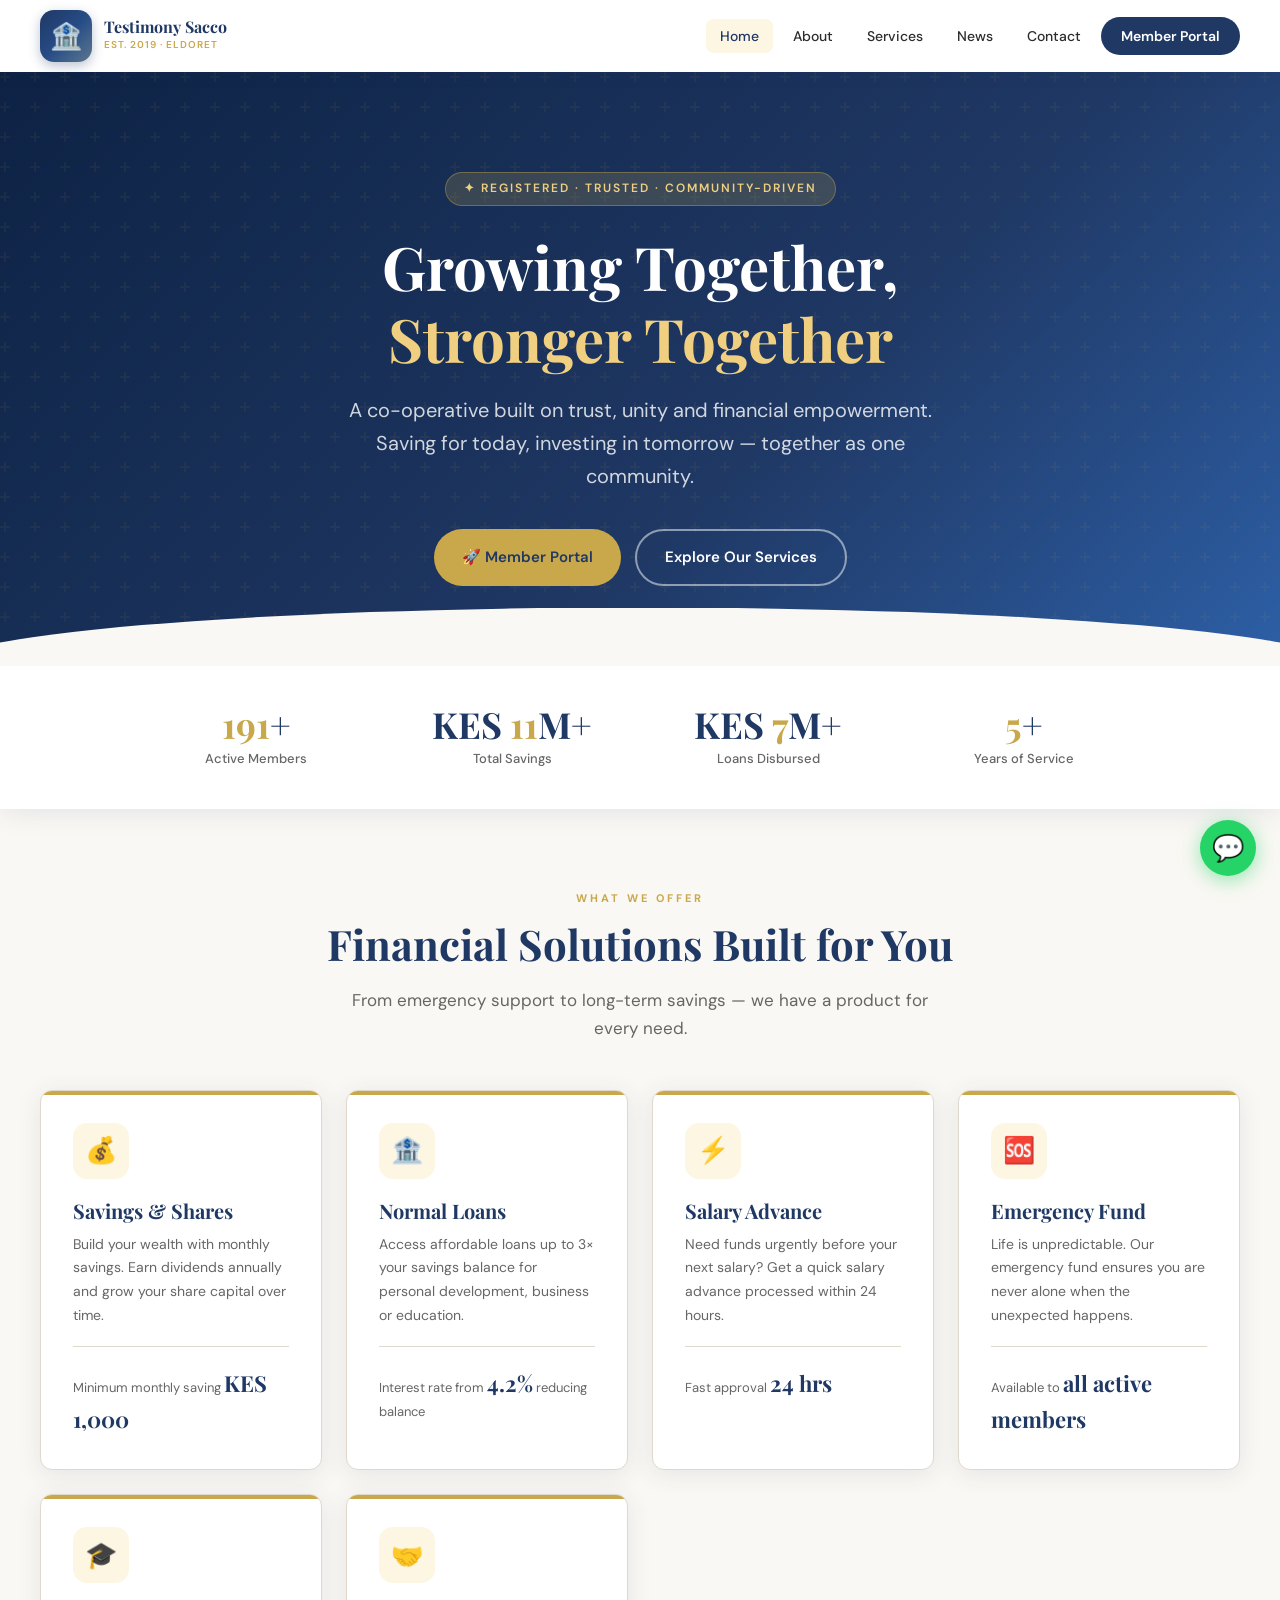
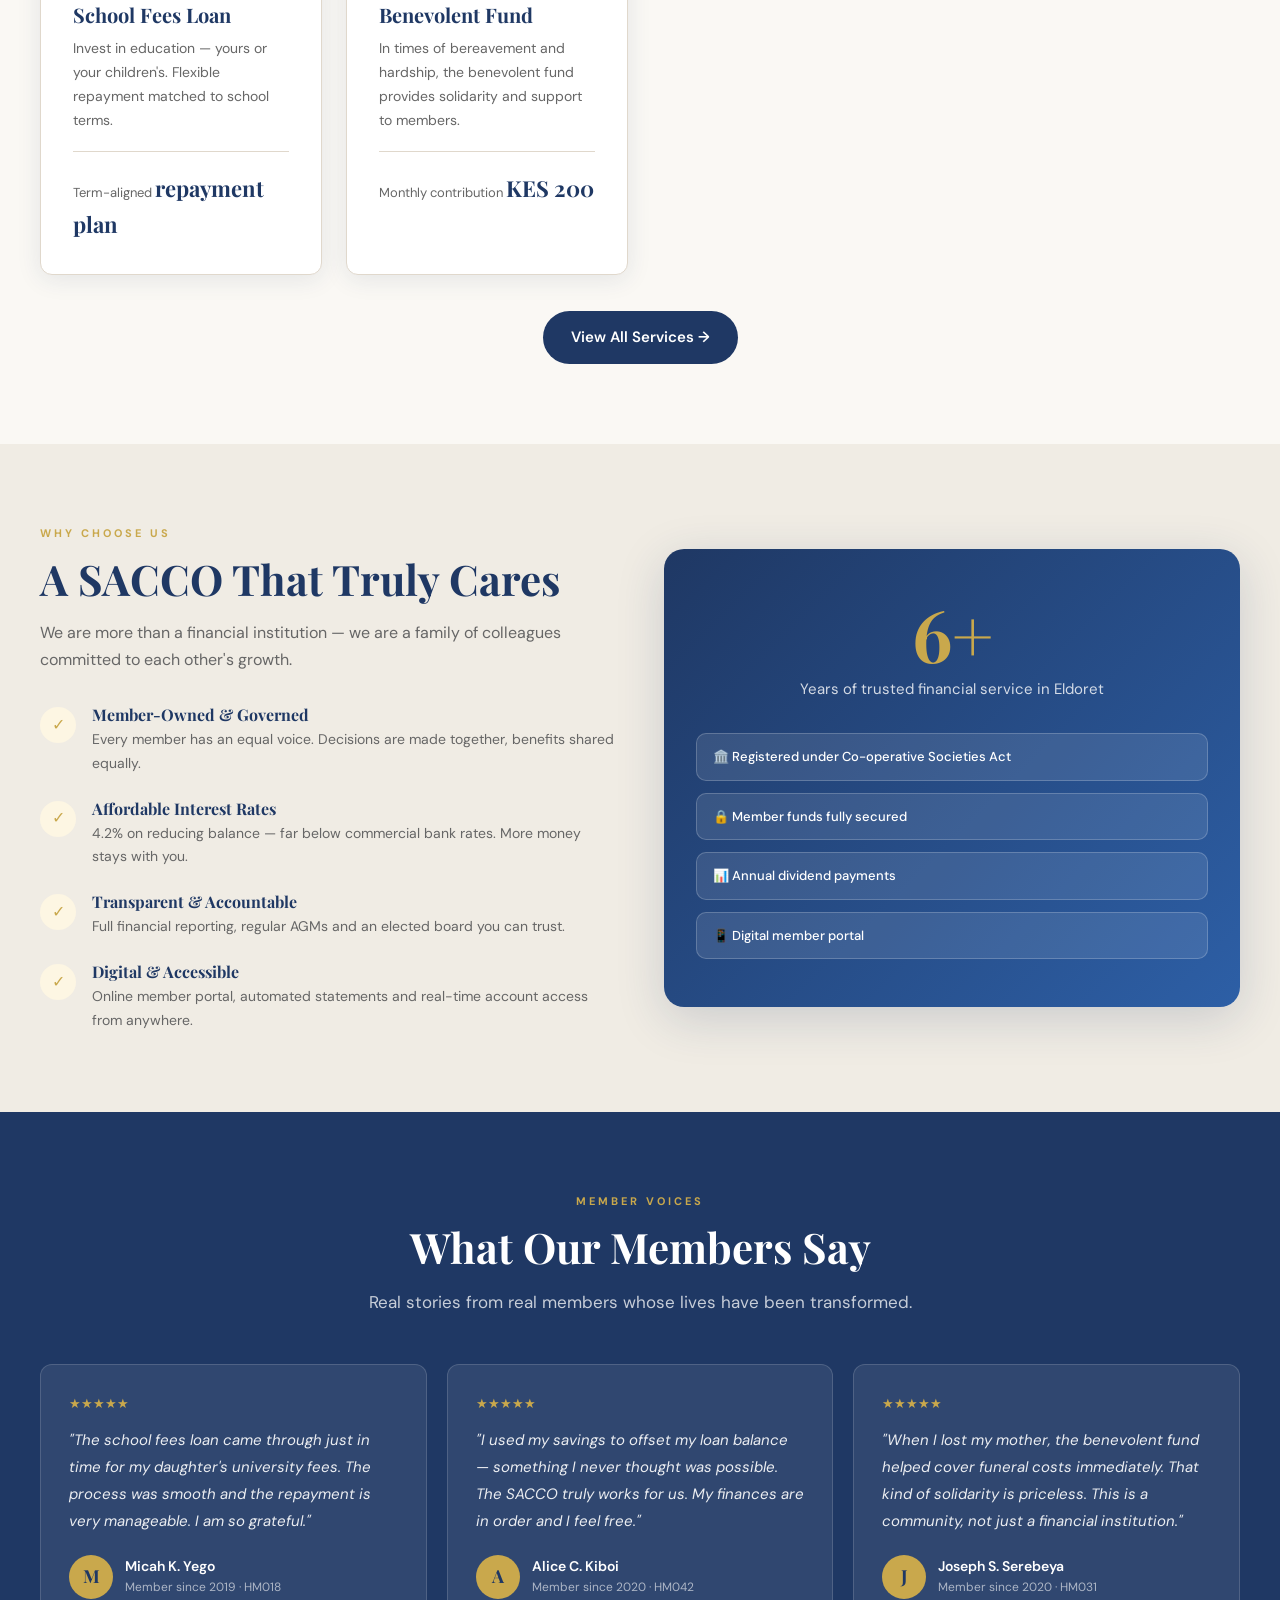
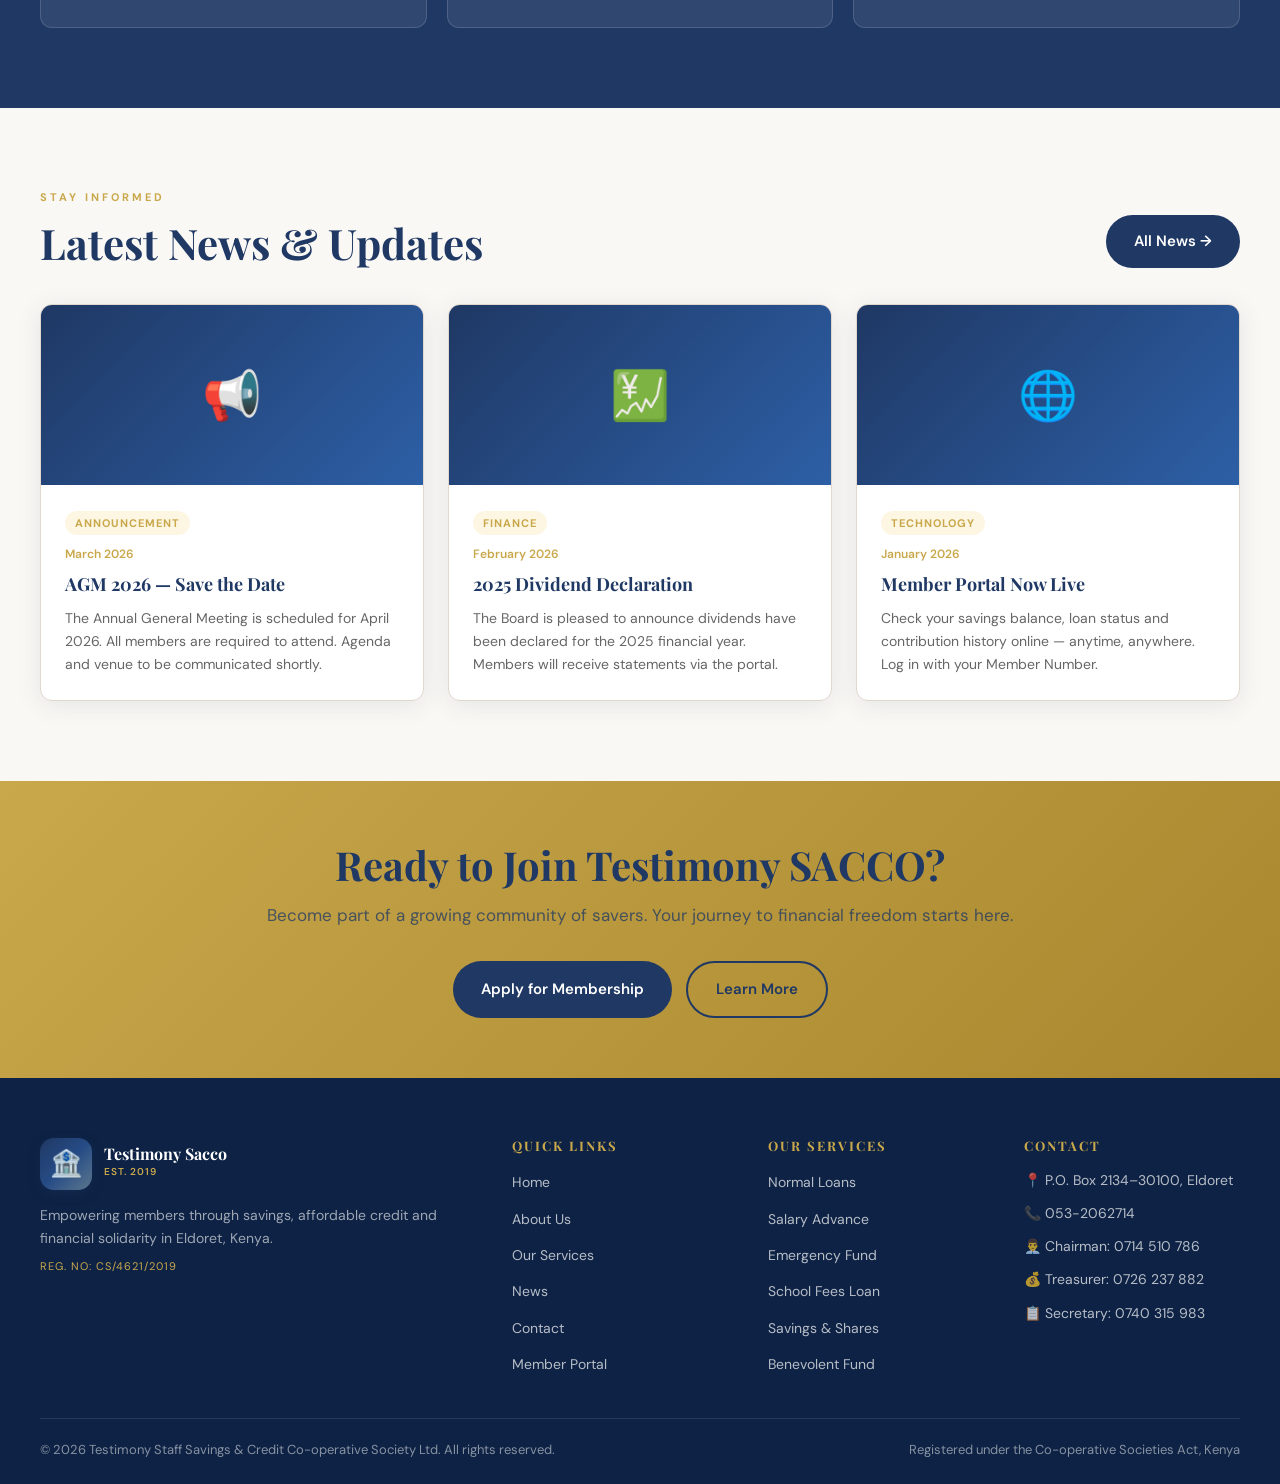
<file: index.html>
<!DOCTYPE html>
<html lang="en">
<head>
<meta charset="UTF-8">
<meta name="viewport" content="width=device-width, initial-scale=1.0">
<title>Testimony Staff Savings & Credit Co-operative | Eldoret, Kenya</title>
<meta name="description" content="Testimony Staff Savings and Credit Co-operative Society Ltd — Empowering members through savings, affordable loans and financial growth in Eldoret, Kenya.">
<link rel="stylesheet" href="assets/css/style.css">
<link rel="icon" href="data:image/svg+xml,<svg xmlns='http://www.w3.org/2000/svg' viewBox='0 0 100 100'><text y='.9em' font-size='90'>🏦</text></svg>">
</head>
<body>

<!-- NAV -->
<nav class="nav">
  <div class="nav-inner">
    <a href="index.html" class="logo-wrap">
      <div class="logo-icon">🏦</div>
      <div class="logo-text">
        <span class="logo-name">Testimony Sacco</span>
        <span class="logo-sub">Est. 2019 · Eldoret</span>
      </div>
    </a>
    <ul class="nav-links">
      <li><a href="index.html" class="active">Home</a></li>
      <li><a href="about.html">About</a></li>
      <li><a href="services.html">Services</a></li>
      <li><a href="news.html">News</a></li>
      <li><a href="contact.html">Contact</a></li>
      <li><a href="login.html" class="nav-cta">Member Portal</a></li>
    </ul>
    <button class="hamburger" id="hamburger" aria-label="Menu">
      <span></span><span></span><span></span>
    </button>
  </div>
</nav>

<!-- MOBILE MENU -->
<div class="mobile-menu" id="mobileMenu">
  <button class="mobile-close" id="mobileClose">✕</button>
  <a href="index.html">Home</a>
  <a href="about.html">About</a>
  <a href="services.html">Services</a>
  <a href="news.html">News</a>
  <a href="contact.html">Contact</a>
  <a href="login.html" class="btn btn-navy">Member Portal</a>
</div>

<!-- HERO -->
<section class="hero">
  <div class="hero-inner">
    <div class="hero-badge">✦ Registered · Trusted · Community-Driven</div>
    <h1>Growing Together,<br><span>Stronger Together</span></h1>
    <p>A co-operative built on trust, unity and financial empowerment. Saving for today, investing in tomorrow — together as one community.</p>
    <div class="hero-btns">
      <a href="login.html" class="btn btn-primary">🚀 Member Portal</a>
      <a href="services.html" class="btn btn-outline">Explore Our Services</a>
    </div>
  </div>
</section>

<!-- STATS -->
<section class="stats-bar">
  <div class="stats-inner">
    <div class="stat-item">
      <div class="stat-num"><span data-target="200">0</span>+</div>
      <div class="stat-label">Active Members</div>
    </div>
    <div class="stat-item">
      <div class="stat-num">KES <span data-target="12">0</span>M+</div>
      <div class="stat-label">Total Savings</div>
    </div>
    <div class="stat-item">
      <div class="stat-num">KES <span data-target="8">0</span>M+</div>
      <div class="stat-label">Loans Disbursed</div>
    </div>
    <div class="stat-item">
      <div class="stat-num"><span data-target="6">0</span>+</div>
      <div class="stat-label">Years of Service</div>
    </div>
  </div>
</section>

<!-- SERVICES OVERVIEW -->
<section class="section">
  <div class="section-inner">
    <div class="center">
      <div class="section-label">What We Offer</div>
      <h2 class="section-title">Financial Solutions Built for You</h2>
      <p class="section-sub">From emergency support to long-term savings — we have a product for every need.</p>
    </div>
    <div class="cards">
      <div class="card">
        <div class="card-icon">💰</div>
        <h3>Savings & Shares</h3>
        <p>Build your wealth with monthly savings. Earn dividends annually and grow your share capital over time.</p>
        <div class="card-rate">Minimum monthly saving <strong>KES 1,000</strong></div>
      </div>
      <div class="card">
        <div class="card-icon">🏦</div>
        <h3>Normal Loans</h3>
        <p>Access affordable loans up to 3× your savings balance for personal development, business or education.</p>
        <div class="card-rate">Interest rate from <strong>4.2%</strong> reducing balance</div>
      </div>
      <div class="card">
        <div class="card-icon">⚡</div>
        <h3>Salary Advance</h3>
        <p>Need funds urgently before your next salary? Get a quick salary advance processed within 24 hours.</p>
        <div class="card-rate">Fast approval <strong>24 hrs</strong></div>
      </div>
      <div class="card">
        <div class="card-icon">🆘</div>
        <h3>Emergency Fund</h3>
        <p>Life is unpredictable. Our emergency fund ensures you are never alone when the unexpected happens.</p>
        <div class="card-rate">Available to <strong>all active members</strong></div>
      </div>
      <div class="card">
        <div class="card-icon">🎓</div>
        <h3>School Fees Loan</h3>
        <p>Invest in education — yours or your children's. Flexible repayment matched to school terms.</p>
        <div class="card-rate">Term-aligned <strong>repayment plan</strong></div>
      </div>
      <div class="card">
        <div class="card-icon">🤝</div>
        <h3>Benevolent Fund</h3>
        <p>In times of bereavement and hardship, the benevolent fund provides solidarity and support to members.</p>
        <div class="card-rate">Monthly contribution <strong>KES 200</strong></div>
      </div>
    </div>
    <div style="text-align:center;margin-top:36px">
      <a href="services.html" class="btn btn-navy">View All Services →</a>
    </div>
  </div>
</section>

<!-- WHY US -->
<section class="section section-alt">
  <div class="section-inner">
    <div class="why-grid">
      <div>
        <div class="section-label">Why Choose Us</div>
        <h2 class="section-title">A SACCO That Truly Cares</h2>
        <p style="color:var(--text-light);margin-bottom:8px">We are more than a financial institution — we are a family of colleagues committed to each other's growth.</p>
        <div class="why-list">
          <div class="why-item">
            <div class="why-check">✓</div>
            <div>
              <h4>Member-Owned & Governed</h4>
              <p>Every member has an equal voice. Decisions are made together, benefits shared equally.</p>
            </div>
          </div>
          <div class="why-item">
            <div class="why-check">✓</div>
            <div>
              <h4>Affordable Interest Rates</h4>
              <p>4.2% on reducing balance — far below commercial bank rates. More money stays with you.</p>
            </div>
          </div>
          <div class="why-item">
            <div class="why-check">✓</div>
            <div>
              <h4>Transparent & Accountable</h4>
              <p>Full financial reporting, regular AGMs and an elected board you can trust.</p>
            </div>
          </div>
          <div class="why-item">
            <div class="why-check">✓</div>
            <div>
              <h4>Digital & Accessible</h4>
              <p>Online member portal, automated statements and real-time account access from anywhere.</p>
            </div>
          </div>
        </div>
      </div>
      <div class="why-img">
        <div class="why-img-num">6+</div>
        <p>Years of trusted financial service in Eldoret</p>
        <div class="why-img-badges">
          <div class="why-badge">🏛️ Registered under Co-operative Societies Act</div>
          <div class="why-badge">🔒 Member funds fully secured</div>
          <div class="why-badge">📊 Annual dividend payments</div>
          <div class="why-badge">📱 Digital member portal</div>
        </div>
      </div>
    </div>
  </div>
</section>

<!-- TESTIMONIALS -->
<section class="section section-navy">
  <div class="section-inner">
    <div class="center">
      <div class="section-label" style="color:var(--gold)">Member Voices</div>
      <h2 class="section-title" style="color:var(--white)">What Our Members Say</h2>
      <p class="section-sub">Real stories from real members whose lives have been transformed.</p>
    </div>
    <div class="testi-grid">
      <div class="testi-card">
        <div class="stars">★★★★★</div>
        <p class="testi-text">"The school fees loan came through just in time for my daughter's university fees. The process was smooth and the repayment is very manageable. I am so grateful."</p>
        <div class="testi-author">
          <div class="testi-avatar">M</div>
          <div>
            <div class="testi-name">Micah K. Yego</div>
            <div class="testi-role">Member since 2019 · HM018</div>
          </div>
        </div>
      </div>
      <div class="testi-card">
        <div class="stars">★★★★★</div>
        <p class="testi-text">"I used my savings to offset my loan balance — something I never thought was possible. The SACCO truly works for us. My finances are in order and I feel free."</p>
        <div class="testi-author">
          <div class="testi-avatar">A</div>
          <div>
            <div class="testi-name">Alice C. Kiboi</div>
            <div class="testi-role">Member since 2020 · HM042</div>
          </div>
        </div>
      </div>
      <div class="testi-card">
        <div class="stars">★★★★★</div>
        <p class="testi-text">"When I lost my mother, the benevolent fund helped cover funeral costs immediately. That kind of solidarity is priceless. This is a community, not just a financial institution."</p>
        <div class="testi-author">
          <div class="testi-avatar">J</div>
          <div>
            <div class="testi-name">Joseph S. Serebeya</div>
            <div class="testi-role">Member since 2020 · HM031</div>
          </div>
        </div>
      </div>
    </div>
  </div>
</section>

<!-- LATEST NEWS -->
<section class="section">
  <div class="section-inner">
    <div style="display:flex;justify-content:space-between;align-items:flex-end;margin-bottom:36px;flex-wrap:wrap;gap:16px">
      <div>
        <div class="section-label">Stay Informed</div>
        <h2 class="section-title" style="margin-bottom:0">Latest News & Updates</h2>
      </div>
      <a href="news.html" class="btn btn-navy">All News →</a>
    </div>
    <div class="news-grid">
      <div class="news-card">
        <div class="news-img">📢</div>
        <div class="news-body">
          <div class="news-tag">Announcement</div>
          <div class="news-date">March 2026</div>
          <h3>AGM 2026 — Save the Date</h3>
          <p>The Annual General Meeting is scheduled for April 2026. All members are required to attend. Agenda and venue to be communicated shortly.</p>
        </div>
      </div>
      <div class="news-card">
        <div class="news-img">💹</div>
        <div class="news-body">
          <div class="news-tag">Finance</div>
          <div class="news-date">February 2026</div>
          <h3>2025 Dividend Declaration</h3>
          <p>The Board is pleased to announce dividends have been declared for the 2025 financial year. Members will receive statements via the portal.</p>
        </div>
      </div>
      <div class="news-card">
        <div class="news-img">🌐</div>
        <div class="news-body">
          <div class="news-tag">Technology</div>
          <div class="news-date">January 2026</div>
          <h3>Member Portal Now Live</h3>
          <p>Check your savings balance, loan status and contribution history online — anytime, anywhere. Log in with your Member Number.</p>
        </div>
      </div>
    </div>
  </div>
</section>

<!-- CTA -->
<section class="cta-band">
  <h2>Ready to Join Testimony SACCO?</h2>
  <p>Become part of a growing community of savers. Your journey to financial freedom starts here.</p>
  <div style="display:flex;gap:14px;justify-content:center;flex-wrap:wrap">
    <a href="contact.html" class="btn btn-navy">Apply for Membership</a>
    <a href="services.html" class="btn btn-outline" style="border-color:var(--navy);color:var(--navy)">Learn More</a>
  </div>
</section>

<!-- FOOTER -->
<footer>
  <div class="footer-inner">
    <div class="footer-brand">
      <div class="logo-wrap">
        <div class="logo-icon">🏦</div>
        <div class="logo-text">
          <span class="logo-name" style="color:white">Testimony Sacco</span>
          <span class="logo-sub">Est. 2019</span>
        </div>
      </div>
      <p>Empowering members through savings, affordable credit and financial solidarity in Eldoret, Kenya.</p>
      <div class="footer-reg">REG. NO: CS/4621/2019</div>
    </div>
    <div class="footer-col">
      <h4>Quick Links</h4>
      <ul>
        <li><a href="index.html">Home</a></li>
        <li><a href="about.html">About Us</a></li>
        <li><a href="services.html">Our Services</a></li>
        <li><a href="news.html">News</a></li>
        <li><a href="contact.html">Contact</a></li>
        <li><a href="login.html">Member Portal</a></li>
      </ul>
    </div>
    <div class="footer-col">
      <h4>Our Services</h4>
      <ul>
        <li><a href="services.html">Normal Loans</a></li>
        <li><a href="services.html">Salary Advance</a></li>
        <li><a href="services.html">Emergency Fund</a></li>
        <li><a href="services.html">School Fees Loan</a></li>
        <li><a href="services.html">Savings & Shares</a></li>
        <li><a href="services.html">Benevolent Fund</a></li>
      </ul>
    </div>
    <div class="footer-col">
      <h4>Contact</h4>
      <div class="footer-contact">
        <span>📍 P.O. Box 2134–30100, Eldoret</span>
        <span>📞 053-2062714</span>
        <span>👨‍💼 Chairman: 0714 510 786</span>
        <span>💰 Treasurer: 0726 237 882</span>
        <span>📋 Secretary: 0740 315 983</span>
      </div>
    </div>
  </div>
  <div class="footer-bottom">
    <span>© 2026 Testimony Staff Savings & Credit Co-operative Society Ltd. All rights reserved.</span>
    <span>Registered under the Co-operative Societies Act, Kenya</span>
  </div>
</footer>

<!-- WHATSAPP -->
<a href="https://wa.me/254726237882?text=Hello%20Testimony%20Sacco%2C%20I%20would%20like%20to%20enquire%20about%20membership." 
   class="whatsapp-float" target="_blank" title="Chat with us on WhatsApp">💬</a>

<script src="assets/js/app.js"></script>
</body>
</html>
</file>
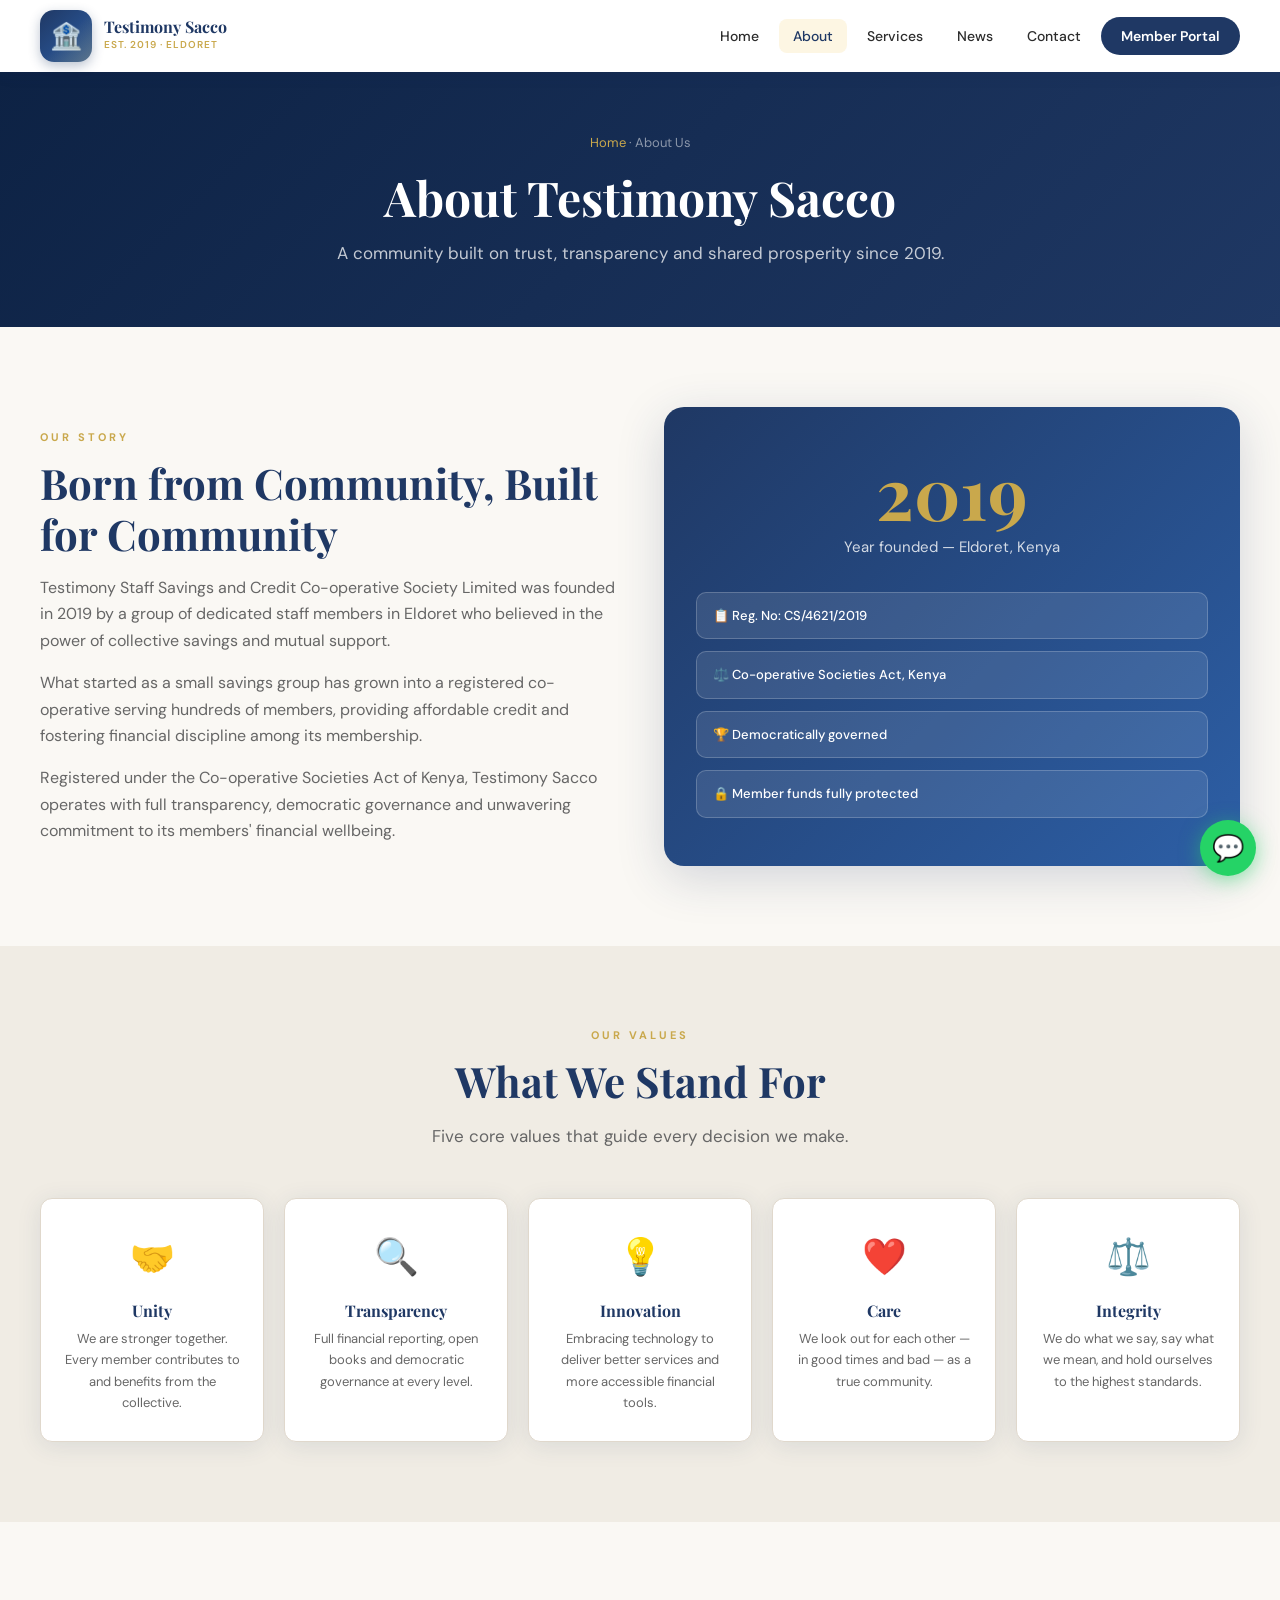
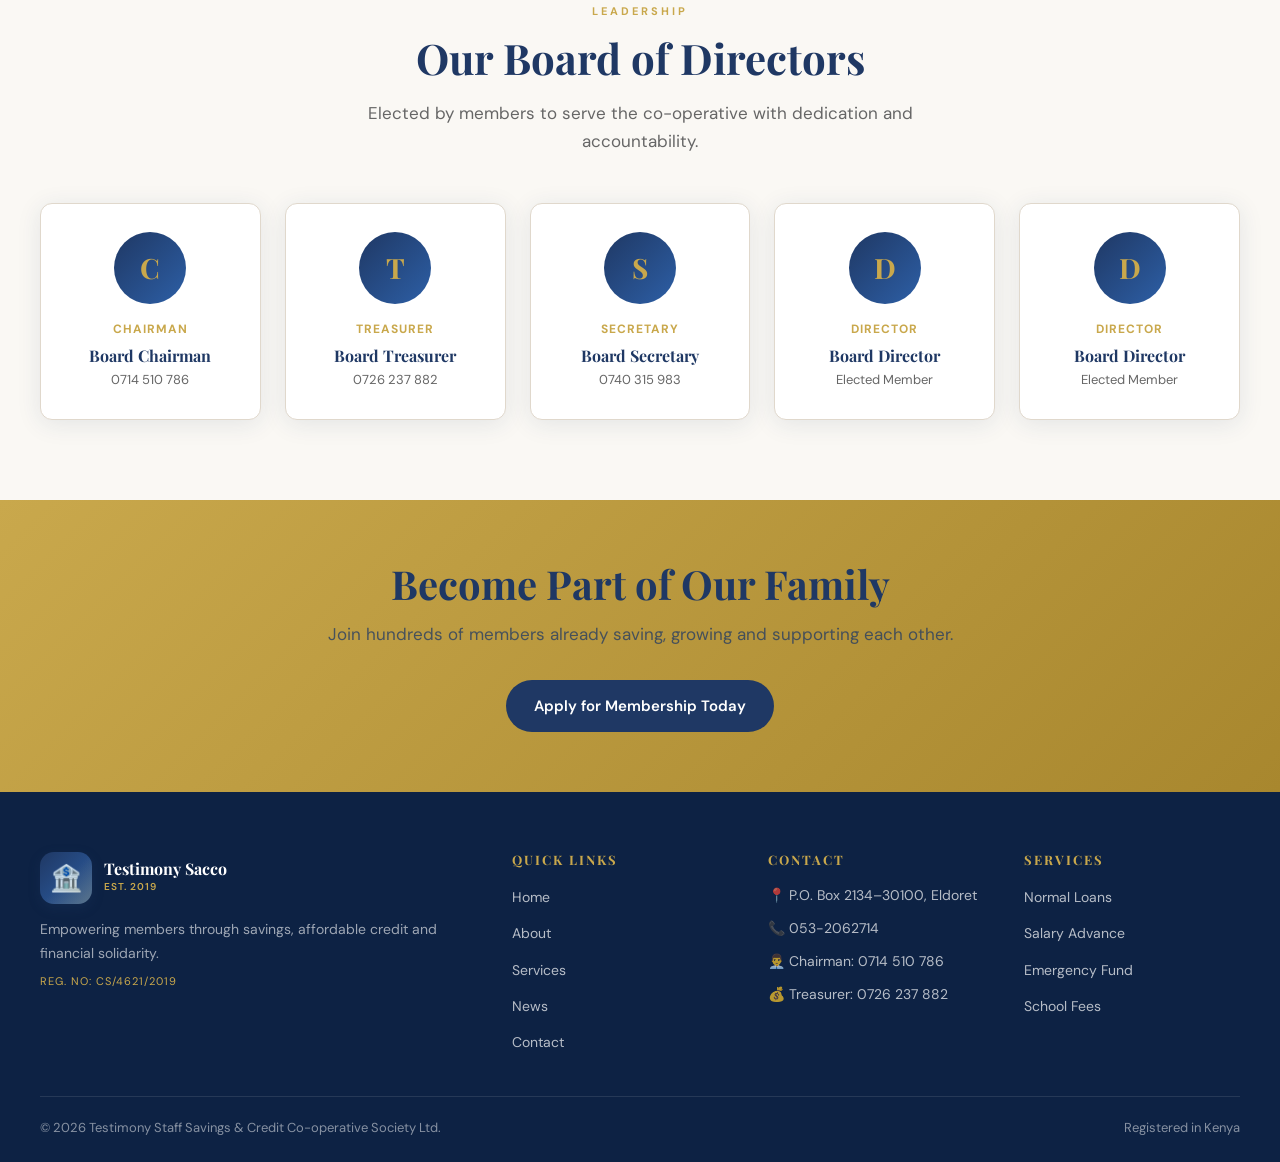
<file: about.html>
<!DOCTYPE html>
<html lang="en">
<head>
<meta charset="UTF-8"><meta name="viewport" content="width=device-width, initial-scale=1.0">
<title>About Us | Testimony Sacco</title>
<link rel="stylesheet" href="assets/css/style.css">
</head>
<body>
<nav class="nav"><div class="nav-inner">
  <a href="index.html" class="logo-wrap"><div class="logo-icon">🏦</div><div class="logo-text"><span class="logo-name">Testimony Sacco</span><span class="logo-sub">Est. 2019 · Eldoret</span></div></a>
  <ul class="nav-links">
    <li><a href="index.html">Home</a></li><li><a href="about.html" class="active">About</a></li>
    <li><a href="services.html">Services</a></li><li><a href="news.html">News</a></li>
    <li><a href="contact.html">Contact</a></li><li><a href="login.html" class="nav-cta">Member Portal</a></li>
  </ul>
  <button class="hamburger" id="hamburger"><span></span><span></span><span></span></button>
</div></nav>
<div class="mobile-menu" id="mobileMenu"><button class="mobile-close" id="mobileClose">✕</button>
  <a href="index.html">Home</a><a href="about.html">About</a><a href="services.html">Services</a>
  <a href="news.html">News</a><a href="contact.html">Contact</a><a href="login.html" class="btn btn-navy">Member Portal</a>
</div>
<div class="page-hero">
  <div class="breadcrumb"><a href="index.html">Home</a> · About Us</div>
  <h1>About Testimony Sacco</h1>
  <p>A community built on trust, transparency and shared prosperity since 2019.</p>
</div>
<section class="section">
  <div class="section-inner why-grid">
    <div>
      <div class="section-label">Our Story</div>
      <h2 class="section-title">Born from Community, Built for Community</h2>
      <p style="color:var(--text-light);margin-bottom:16px">Testimony Staff Savings and Credit Co-operative Society Limited was founded in 2019 by a group of dedicated staff members in Eldoret who believed in the power of collective savings and mutual support.</p>
      <p style="color:var(--text-light);margin-bottom:16px">What started as a small savings group has grown into a registered co-operative serving hundreds of members, providing affordable credit and fostering financial discipline among its membership.</p>
      <p style="color:var(--text-light)">Registered under the Co-operative Societies Act of Kenya, Testimony Sacco operates with full transparency, democratic governance and unwavering commitment to its members' financial wellbeing.</p>
    </div>
    <div class="why-img">
      <div class="why-img-num">2019</div>
      <p>Year founded — Eldoret, Kenya</p>
      <div class="why-img-badges">
        <div class="why-badge">📋 Reg. No: CS/4621/2019</div>
        <div class="why-badge">⚖️ Co-operative Societies Act, Kenya</div>
        <div class="why-badge">🏆 Democratically governed</div>
        <div class="why-badge">🔒 Member funds fully protected</div>
      </div>
    </div>
  </div>
</section>
<section class="section section-alt">
  <div class="section-inner center">
    <div class="section-label">Our Values</div>
    <h2 class="section-title">What We Stand For</h2>
    <p class="section-sub">Five core values that guide every decision we make.</p>
    <div class="values-grid">
      <div class="value-card"><div class="value-icon">🤝</div><h3>Unity</h3><p>We are stronger together. Every member contributes to and benefits from the collective.</p></div>
      <div class="value-card"><div class="value-icon">🔍</div><h3>Transparency</h3><p>Full financial reporting, open books and democratic governance at every level.</p></div>
      <div class="value-card"><div class="value-icon">💡</div><h3>Innovation</h3><p>Embracing technology to deliver better services and more accessible financial tools.</p></div>
      <div class="value-card"><div class="value-icon">❤️</div><h3>Care</h3><p>We look out for each other — in good times and bad — as a true community.</p></div>
      <div class="value-card"><div class="value-icon">⚖️</div><h3>Integrity</h3><p>We do what we say, say what we mean, and hold ourselves to the highest standards.</p></div>
    </div>
  </div>
</section>
<section class="section">
  <div class="section-inner center">
    <div class="section-label">Leadership</div>
    <h2 class="section-title">Our Board of Directors</h2>
    <p class="section-sub">Elected by members to serve the co-operative with dedication and accountability.</p>
    <div class="board-grid">
      <div class="board-card"><div class="board-avatar">C</div><div class="board-role">Chairman</div><h3>Board Chairman</h3><p>0714 510 786</p></div>
      <div class="board-card"><div class="board-avatar">T</div><div class="board-role">Treasurer</div><h3>Board Treasurer</h3><p>0726 237 882</p></div>
      <div class="board-card"><div class="board-avatar">S</div><div class="board-role">Secretary</div><h3>Board Secretary</h3><p>0740 315 983</p></div>
      <div class="board-card"><div class="board-avatar">D</div><div class="board-role">Director</div><h3>Board Director</h3><p>Elected Member</p></div>
      <div class="board-card"><div class="board-avatar">D</div><div class="board-role">Director</div><h3>Board Director</h3><p>Elected Member</p></div>
    </div>
  </div>
</section>
<section class="cta-band">
  <h2>Become Part of Our Family</h2>
  <p>Join hundreds of members already saving, growing and supporting each other.</p>
  <a href="contact.html" class="btn btn-navy">Apply for Membership Today</a>
</section>
<footer><div class="footer-inner">
  <div class="footer-brand"><div class="logo-wrap"><div class="logo-icon">🏦</div><div class="logo-text"><span class="logo-name" style="color:white">Testimony Sacco</span><span class="logo-sub">Est. 2019</span></div></div><p>Empowering members through savings, affordable credit and financial solidarity.</p><div class="footer-reg">REG. NO: CS/4621/2019</div></div>
  <div class="footer-col"><h4>Quick Links</h4><ul><li><a href="index.html">Home</a></li><li><a href="about.html">About</a></li><li><a href="services.html">Services</a></li><li><a href="news.html">News</a></li><li><a href="contact.html">Contact</a></li></ul></div>
  <div class="footer-col"><h4>Contact</h4><div class="footer-contact"><span>📍 P.O. Box 2134–30100, Eldoret</span><span>📞 053-2062714</span><span>👨‍💼 Chairman: 0714 510 786</span><span>💰 Treasurer: 0726 237 882</span></div></div>
  <div class="footer-col"><h4>Services</h4><ul><li><a href="services.html">Normal Loans</a></li><li><a href="services.html">Salary Advance</a></li><li><a href="services.html">Emergency Fund</a></li><li><a href="services.html">School Fees</a></li></ul></div>
</div><div class="footer-bottom"><span>© 2026 Testimony Staff Savings & Credit Co-operative Society Ltd.</span><span>Registered in Kenya</span></div></footer>
<a href="https://wa.me/254726237882" class="whatsapp-float" target="_blank">💬</a>
<script src="assets/js/app.js"></script>
</body></html>
</file>
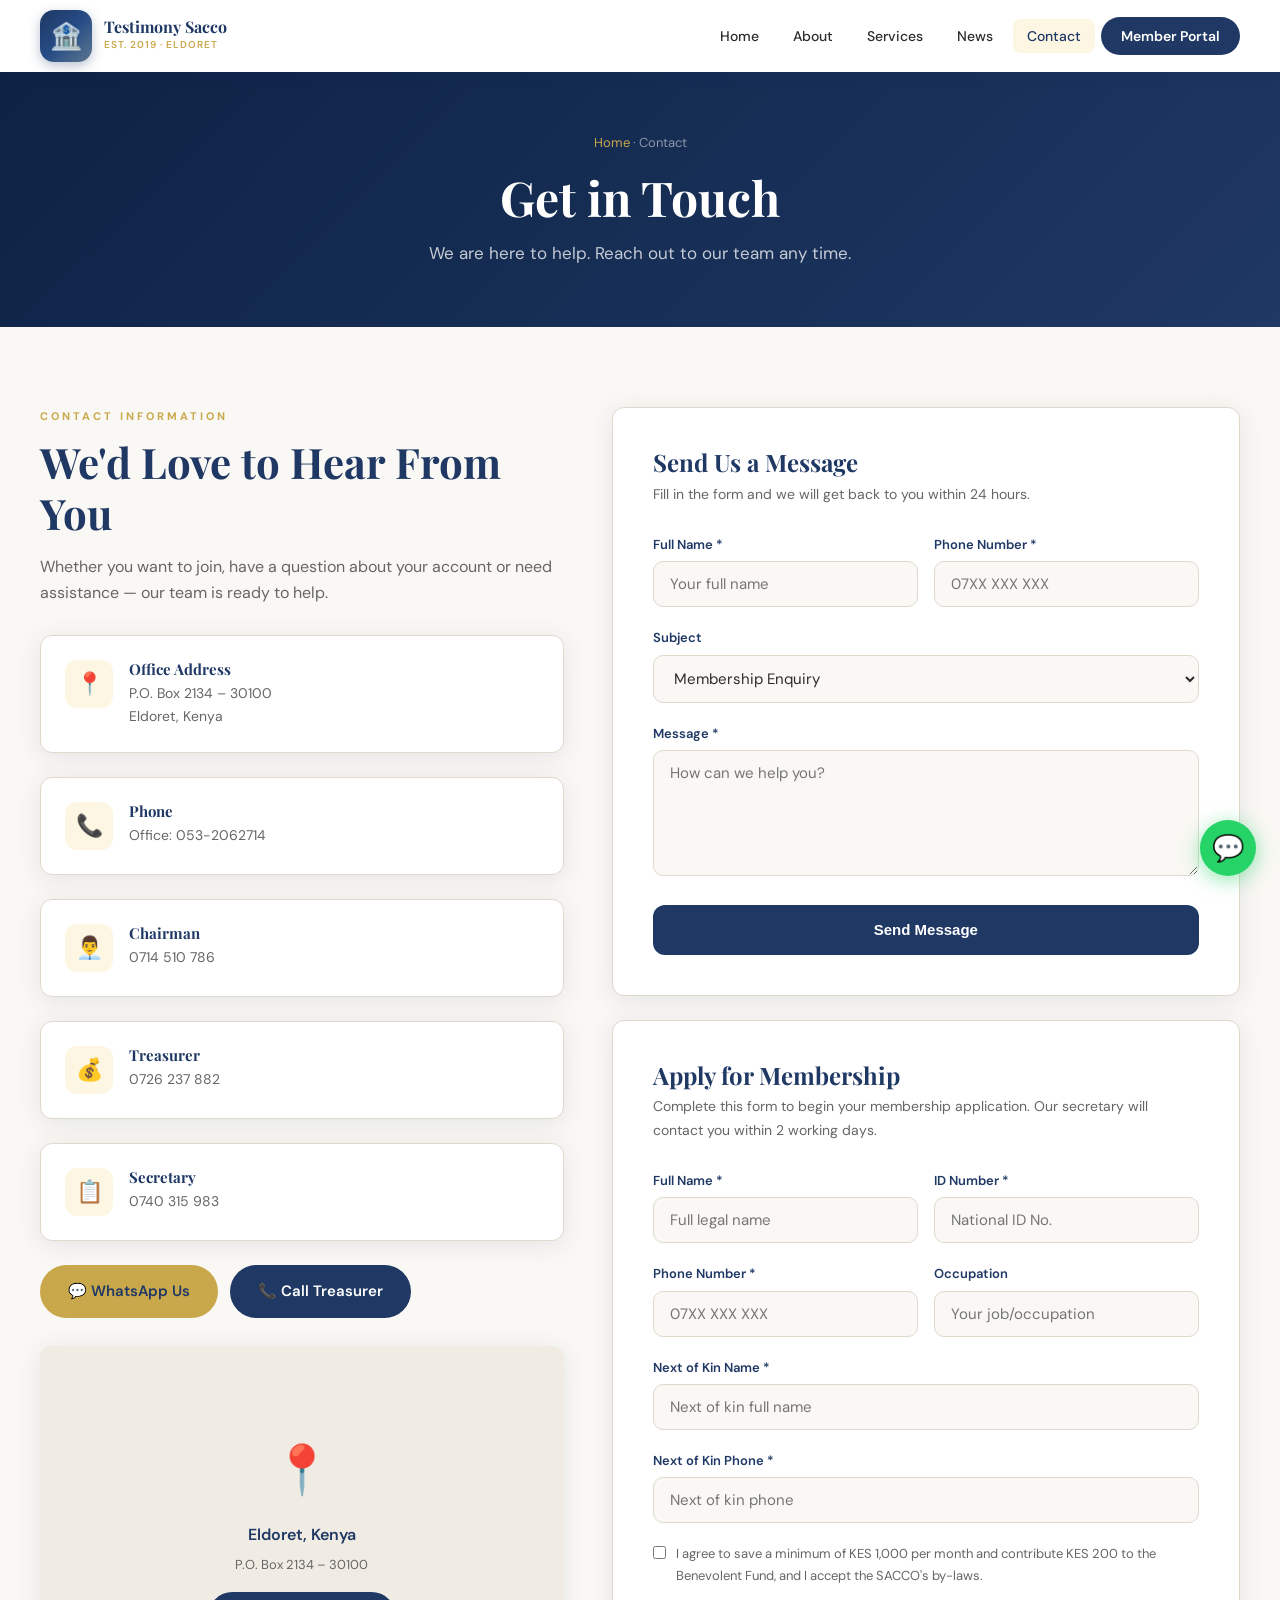
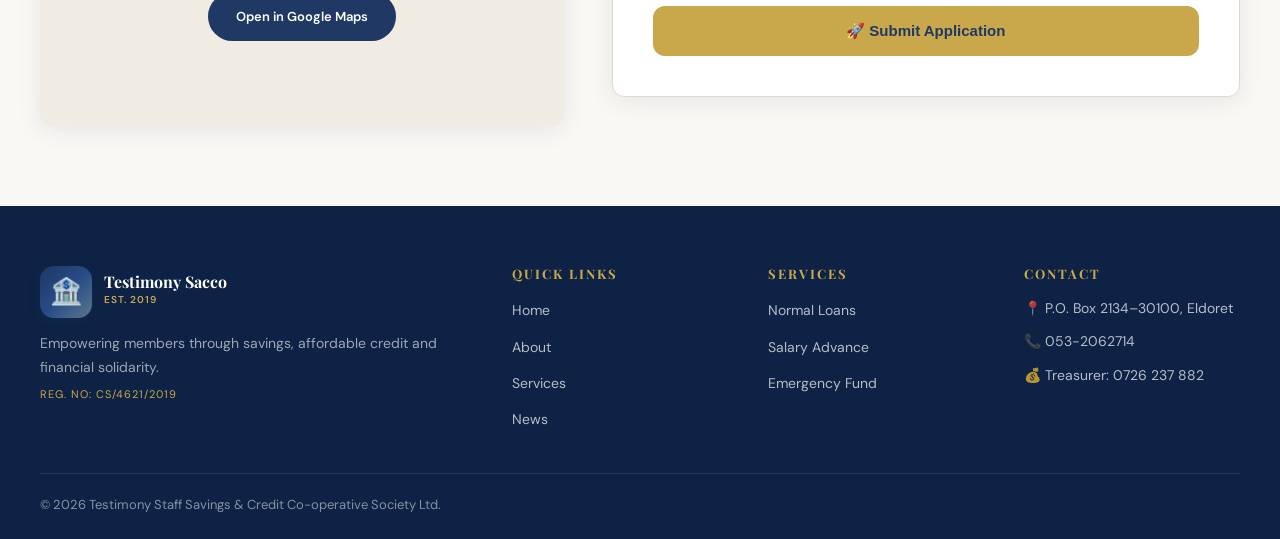
<file: contact.html>
<!DOCTYPE html>
<html lang="en">
<head>
<meta charset="UTF-8"><meta name="viewport" content="width=device-width, initial-scale=1.0">
<title>Contact Us | Testimony Sacco</title>
<link rel="stylesheet" href="assets/css/style.css">
</head>
<body>
<nav class="nav"><div class="nav-inner">
  <a href="index.html" class="logo-wrap"><div class="logo-icon">🏦</div><div class="logo-text"><span class="logo-name">Testimony Sacco</span><span class="logo-sub">Est. 2019 · Eldoret</span></div></a>
  <ul class="nav-links">
    <li><a href="index.html">Home</a></li><li><a href="about.html">About</a></li>
    <li><a href="services.html">Services</a></li><li><a href="news.html">News</a></li>
    <li><a href="contact.html" class="active">Contact</a></li><li><a href="login.html" class="nav-cta">Member Portal</a></li>
  </ul>
  <button class="hamburger" id="hamburger"><span></span><span></span><span></span></button>
</div></nav>
<div class="mobile-menu" id="mobileMenu"><button class="mobile-close" id="mobileClose">✕</button>
  <a href="index.html">Home</a><a href="about.html">About</a><a href="services.html">Services</a>
  <a href="news.html">News</a><a href="contact.html">Contact</a><a href="login.html" class="btn btn-navy">Member Portal</a>
</div>

<div class="page-hero">
  <div class="breadcrumb"><a href="index.html">Home</a> · Contact</div>
  <h1>Get in Touch</h1>
  <p>We are here to help. Reach out to our team any time.</p>
</div>

<section class="section">
  <div class="section-inner">
    <div class="contact-grid">
      <div>
        <div class="section-label">Contact Information</div>
        <h2 class="section-title">We'd Love to Hear From You</h2>
        <p style="color:var(--text-light);margin-bottom:28px">Whether you want to join, have a question about your account or need assistance — our team is ready to help.</p>
        <div class="contact-info">
          <div class="contact-card">
            <div class="contact-icon">📍</div>
            <div>
              <h4>Office Address</h4>
              <p>P.O. Box 2134 – 30100<br>Eldoret, Kenya</p>
            </div>
          </div>
          <div class="contact-card">
            <div class="contact-icon">📞</div>
            <div>
              <h4>Phone</h4>
              <p>Office: 053-2062714</p>
            </div>
          </div>
          <div class="contact-card">
            <div class="contact-icon">👨‍💼</div>
            <div>
              <h4>Chairman</h4>
              <p>0714 510 786</p>
            </div>
          </div>
          <div class="contact-card">
            <div class="contact-icon">💰</div>
            <div>
              <h4>Treasurer</h4>
              <p>0726 237 882</p>
            </div>
          </div>
          <div class="contact-card">
            <div class="contact-icon">📋</div>
            <div>
              <h4>Secretary</h4>
              <p>0740 315 983</p>
            </div>
          </div>
        </div>

        <div style="margin-top:24px;display:flex;gap:12px;flex-wrap:wrap">
          <a href="https://wa.me/254726237882?text=Hello%20Testimony%20Sacco" target="_blank" class="btn btn-primary">💬 WhatsApp Us</a>
          <a href="tel:+254726237882" class="btn btn-navy">📞 Call Treasurer</a>
        </div>

        <!-- MAP -->
        <div class="map-frame" style="margin-top:28px">
          <div class="map-placeholder">
            <div style="font-size:48px;margin-bottom:12px">📍</div>
            <div style="font-weight:600;color:var(--navy)">Eldoret, Kenya</div>
            <div style="font-size:13px;margin-top:6px">P.O. Box 2134 – 30100</div>
            <a href="https://maps.google.com/?q=Eldoret,Kenya" target="_blank" class="btn btn-navy" style="margin-top:16px;font-size:13px">Open in Google Maps</a>
          </div>
        </div>
      </div>

      <div>
        <div class="form-wrap" style="max-width:100%">
          <h2>Send Us a Message</h2>
          <p>Fill in the form and we will get back to you within 24 hours.</p>
          <form id="contactForm">
            <div class="form-row">
              <div class="form-group">
                <label>Full Name *</label>
                <input type="text" placeholder="Your full name" required>
              </div>
              <div class="form-group">
                <label>Phone Number *</label>
                <input type="tel" placeholder="07XX XXX XXX" required>
              </div>
            </div>
            <div class="form-group">
              <label>Subject</label>
              <select>
                <option>Membership Enquiry</option>
                <option>Loan Application</option>
                <option>Account Query</option>
                <option>Complaint / Feedback</option>
                <option>Other</option>
              </select>
            </div>
            <div class="form-group">
              <label>Message *</label>
              <textarea rows="5" placeholder="How can we help you?" required style="resize:vertical"></textarea>
            </div>
            <button type="submit" class="btn btn-navy" style="width:100%;justify-content:center;border-radius:12px;height:50px;font-size:15px">Send Message</button>
          </form>
        </div>

        <!-- MEMBERSHIP FORM -->
        <div class="form-wrap" style="max-width:100%;margin-top:24px">
          <h2>Apply for Membership</h2>
          <p>Complete this form to begin your membership application. Our secretary will contact you within 2 working days.</p>
          <form id="membershipForm">
            <div class="form-row">
              <div class="form-group">
                <label>Full Name *</label>
                <input type="text" placeholder="Full legal name" required>
              </div>
              <div class="form-group">
                <label>ID Number *</label>
                <input type="text" placeholder="National ID No." required>
              </div>
            </div>
            <div class="form-row">
              <div class="form-group">
                <label>Phone Number *</label>
                <input type="tel" placeholder="07XX XXX XXX" required>
              </div>
              <div class="form-group">
                <label>Occupation</label>
                <input type="text" placeholder="Your job/occupation">
              </div>
            </div>
            <div class="form-group">
              <label>Next of Kin Name *</label>
              <input type="text" placeholder="Next of kin full name" required>
            </div>
            <div class="form-group">
              <label>Next of Kin Phone *</label>
              <input type="tel" placeholder="Next of kin phone" required>
            </div>
            <div class="form-group">
              <label style="display:flex;gap:10px;align-items:flex-start;cursor:pointer">
                <input type="checkbox" required style="width:auto;margin-top:3px">
                <span style="font-size:13px;font-weight:400;color:var(--text-light)">I agree to save a minimum of KES 1,000 per month and contribute KES 200 to the Benevolent Fund, and I accept the SACCO's by-laws.</span>
              </label>
            </div>
            <button type="submit" class="btn btn-primary" style="width:100%;justify-content:center;border-radius:12px;height:50px;font-size:15px">🚀 Submit Application</button>
          </form>
        </div>
      </div>
    </div>
  </div>
</section>

<footer><div class="footer-inner">
  <div class="footer-brand"><div class="logo-wrap"><div class="logo-icon">🏦</div><div class="logo-text"><span class="logo-name" style="color:white">Testimony Sacco</span><span class="logo-sub">Est. 2019</span></div></div><p>Empowering members through savings, affordable credit and financial solidarity.</p><div class="footer-reg">REG. NO: CS/4621/2019</div></div>
  <div class="footer-col"><h4>Quick Links</h4><ul><li><a href="index.html">Home</a></li><li><a href="about.html">About</a></li><li><a href="services.html">Services</a></li><li><a href="news.html">News</a></li></ul></div>
  <div class="footer-col"><h4>Services</h4><ul><li><a href="services.html">Normal Loans</a></li><li><a href="services.html">Salary Advance</a></li><li><a href="services.html">Emergency Fund</a></li></ul></div>
  <div class="footer-col"><h4>Contact</h4><div class="footer-contact"><span>📍 P.O. Box 2134–30100, Eldoret</span><span>📞 053-2062714</span><span>💰 Treasurer: 0726 237 882</span></div></div>
</div><div class="footer-bottom"><span>© 2026 Testimony Staff Savings & Credit Co-operative Society Ltd.</span></div></footer>
<a href="https://wa.me/254726237882" class="whatsapp-float" target="_blank">💬</a>
<script src="assets/js/app.js"></script>
<script>
const mf = document.getElementById('membershipForm');
if(mf) mf.addEventListener('submit', e=>{
  e.preventDefault();
  const btn=mf.querySelector('button[type=submit]');
  btn.disabled=true; btn.textContent='Submitting...';
  setTimeout(()=>{
    btn.disabled=false; btn.textContent='🚀 Submit Application';
    const d=document.createElement('div');
    d.className='alert alert-success';
    d.textContent='✅ Application received! Our secretary will contact you within 2 working days.';
    mf.insertBefore(d,mf.firstChild);
    mf.reset();
    setTimeout(()=>d.remove(),6000);
  },1500);
});
</script>
</body>
</html>
</file>
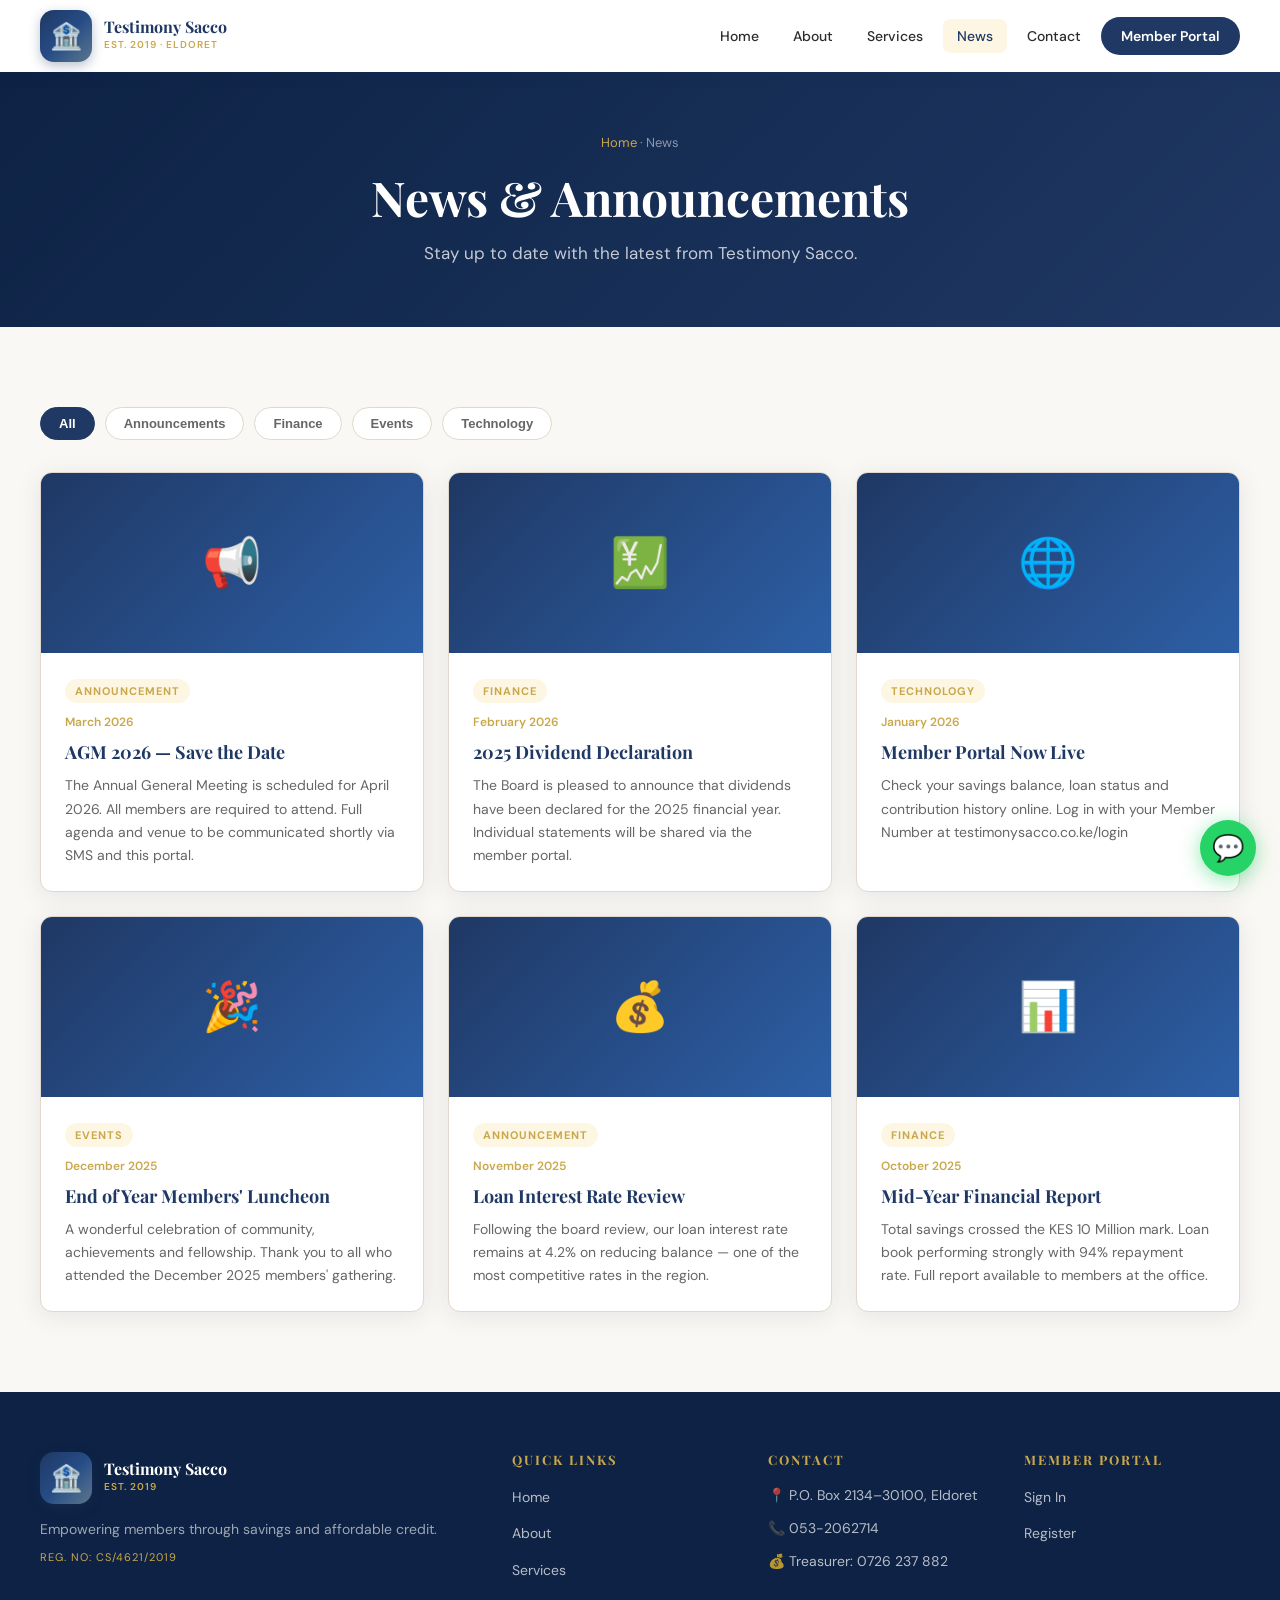
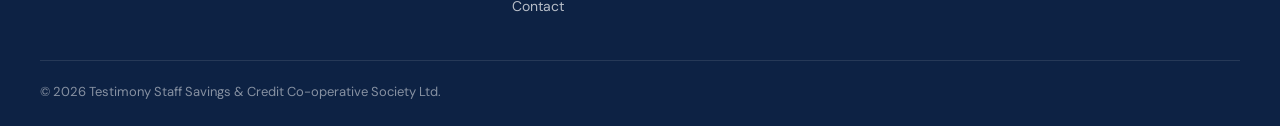
<file: news.html>
<!DOCTYPE html>
<html lang="en">
<head>
<meta charset="UTF-8"><meta name="viewport" content="width=device-width, initial-scale=1.0">
<title>News & Announcements | Testimony Sacco</title>
<link rel="stylesheet" href="assets/css/style.css">
</head>
<body>
<nav class="nav"><div class="nav-inner">
  <a href="index.html" class="logo-wrap"><div class="logo-icon">🏦</div><div class="logo-text"><span class="logo-name">Testimony Sacco</span><span class="logo-sub">Est. 2019 · Eldoret</span></div></a>
  <ul class="nav-links">
    <li><a href="index.html">Home</a></li><li><a href="about.html">About</a></li>
    <li><a href="services.html">Services</a></li><li><a href="news.html" class="active">News</a></li>
    <li><a href="contact.html">Contact</a></li><li><a href="login.html" class="nav-cta">Member Portal</a></li>
  </ul>
  <button class="hamburger" id="hamburger"><span></span><span></span><span></span></button>
</div></nav>
<div class="mobile-menu" id="mobileMenu"><button class="mobile-close" id="mobileClose">✕</button>
  <a href="index.html">Home</a><a href="about.html">About</a><a href="services.html">Services</a>
  <a href="news.html">News</a><a href="contact.html">Contact</a><a href="login.html" class="btn btn-navy">Member Portal</a>
</div>
<div class="page-hero">
  <div class="breadcrumb"><a href="index.html">Home</a> · News</div>
  <h1>News & Announcements</h1>
  <p>Stay up to date with the latest from Testimony Sacco.</p>
</div>
<section class="section">
  <div class="section-inner">
    <div class="news-filter">
      <button class="filter-btn active" data-filter="all">All</button>
      <button class="filter-btn" data-filter="announcement">Announcements</button>
      <button class="filter-btn" data-filter="finance">Finance</button>
      <button class="filter-btn" data-filter="events">Events</button>
      <button class="filter-btn" data-filter="technology">Technology</button>
    </div>
    <div class="news-grid">
      <div class="news-card" data-category="announcement"><div class="news-img">📢</div><div class="news-body"><div class="news-tag">Announcement</div><div class="news-date">March 2026</div><h3>AGM 2026 — Save the Date</h3><p>The Annual General Meeting is scheduled for April 2026. All members are required to attend. Full agenda and venue to be communicated shortly via SMS and this portal.</p></div></div>
      <div class="news-card" data-category="finance"><div class="news-img">💹</div><div class="news-body"><div class="news-tag">Finance</div><div class="news-date">February 2026</div><h3>2025 Dividend Declaration</h3><p>The Board is pleased to announce that dividends have been declared for the 2025 financial year. Individual statements will be shared via the member portal.</p></div></div>
      <div class="news-card" data-category="technology"><div class="news-img">🌐</div><div class="news-body"><div class="news-tag">Technology</div><div class="news-date">January 2026</div><h3>Member Portal Now Live</h3><p>Check your savings balance, loan status and contribution history online. Log in with your Member Number at testimonysacco.co.ke/login</p></div></div>
      <div class="news-card" data-category="events"><div class="news-img">🎉</div><div class="news-body"><div class="news-tag">Events</div><div class="news-date">December 2025</div><h3>End of Year Members' Luncheon</h3><p>A wonderful celebration of community, achievements and fellowship. Thank you to all who attended the December 2025 members' gathering.</p></div></div>
      <div class="news-card" data-category="announcement"><div class="news-img">💰</div><div class="news-body"><div class="news-tag">Announcement</div><div class="news-date">November 2025</div><h3>Loan Interest Rate Review</h3><p>Following the board review, our loan interest rate remains at 4.2% on reducing balance — one of the most competitive rates in the region.</p></div></div>
      <div class="news-card" data-category="finance"><div class="news-img">📊</div><div class="news-body"><div class="news-tag">Finance</div><div class="news-date">October 2025</div><h3>Mid-Year Financial Report</h3><p>Total savings crossed the KES 10 Million mark. Loan book performing strongly with 94% repayment rate. Full report available to members at the office.</p></div></div>
    </div>
  </div>
</section>
<footer><div class="footer-inner">
  <div class="footer-brand"><div class="logo-wrap"><div class="logo-icon">🏦</div><div class="logo-text"><span class="logo-name" style="color:white">Testimony Sacco</span><span class="logo-sub">Est. 2019</span></div></div><p>Empowering members through savings and affordable credit.</p><div class="footer-reg">REG. NO: CS/4621/2019</div></div>
  <div class="footer-col"><h4>Quick Links</h4><ul><li><a href="index.html">Home</a></li><li><a href="about.html">About</a></li><li><a href="services.html">Services</a></li><li><a href="contact.html">Contact</a></li></ul></div>
  <div class="footer-col"><h4>Contact</h4><div class="footer-contact"><span>📍 P.O. Box 2134–30100, Eldoret</span><span>📞 053-2062714</span><span>💰 Treasurer: 0726 237 882</span></div></div>
  <div class="footer-col"><h4>Member Portal</h4><ul><li><a href="login.html">Sign In</a></li><li><a href="contact.html">Register</a></li></ul></div>
</div><div class="footer-bottom"><span>© 2026 Testimony Staff Savings & Credit Co-operative Society Ltd.</span></div></footer>
<a href="https://wa.me/254726237882" class="whatsapp-float" target="_blank">💬</a>
<script src="assets/js/app.js"></script>
</body></html>
</file>
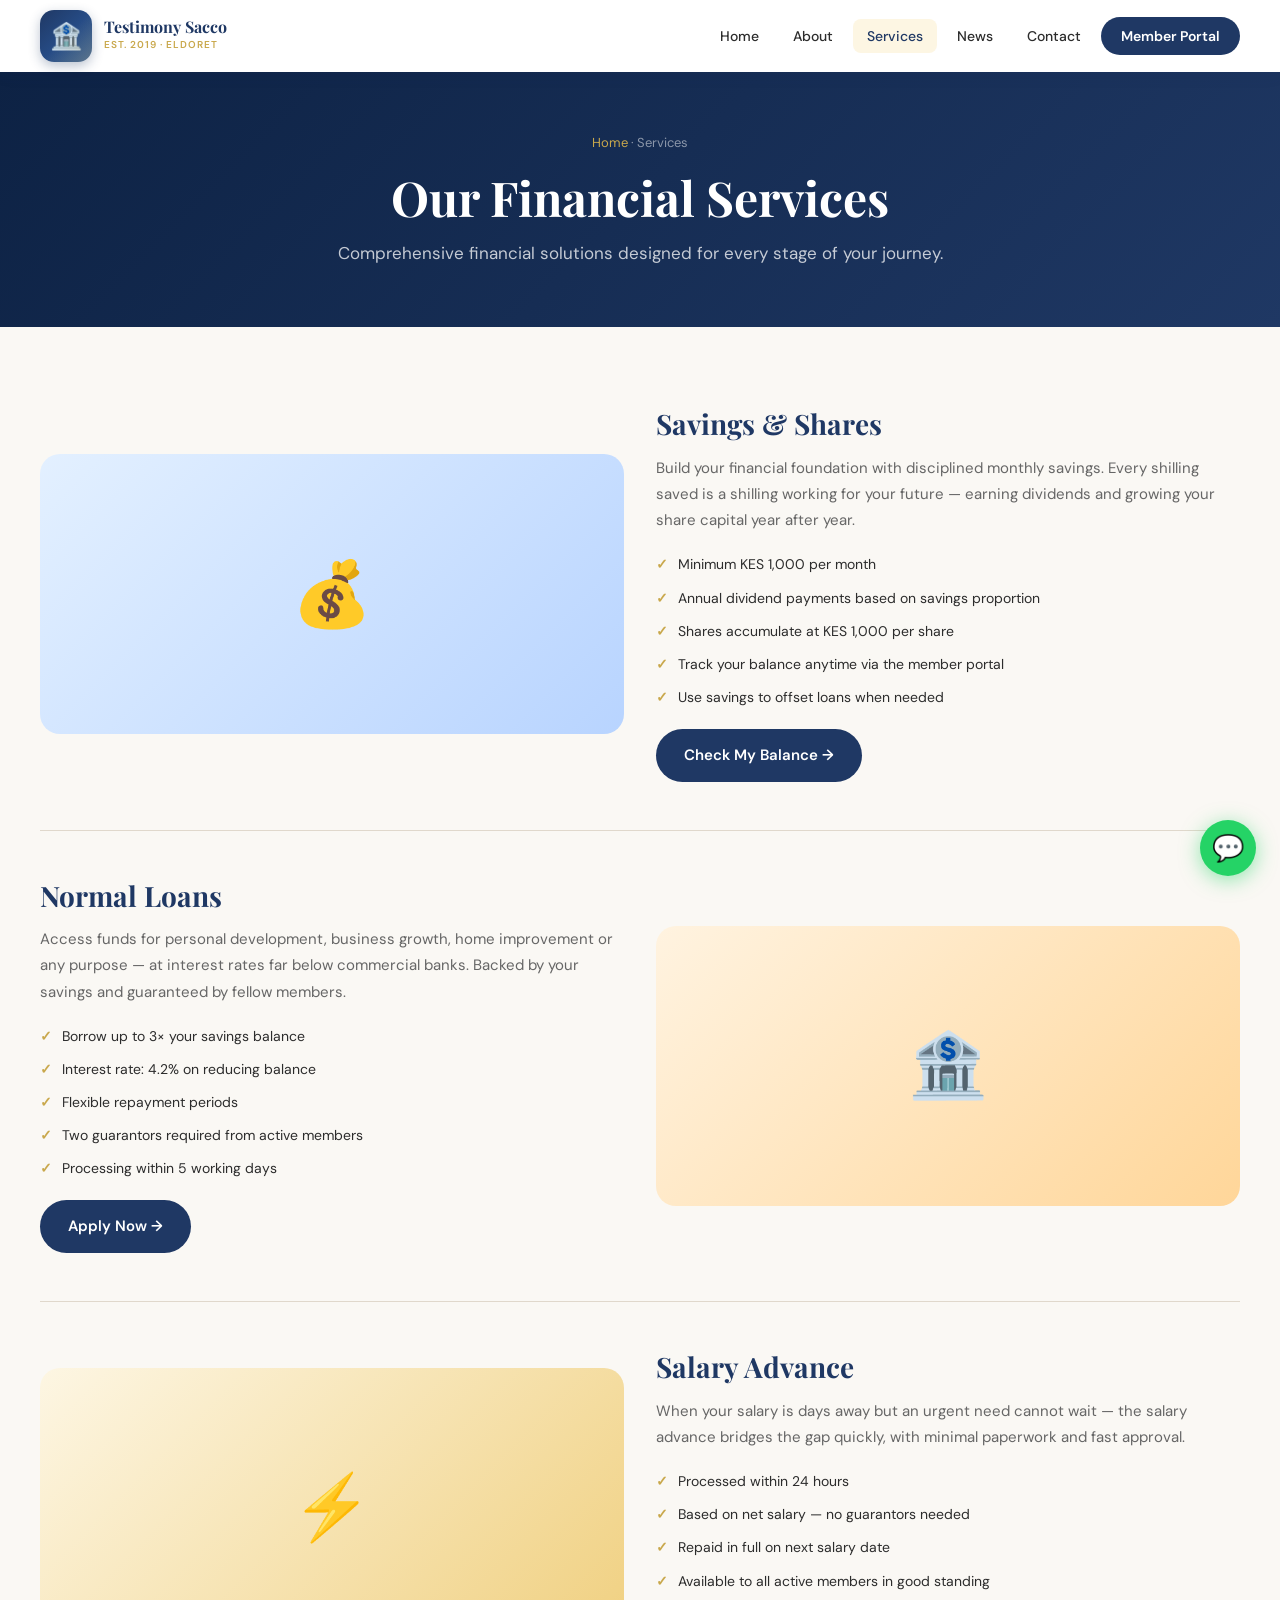
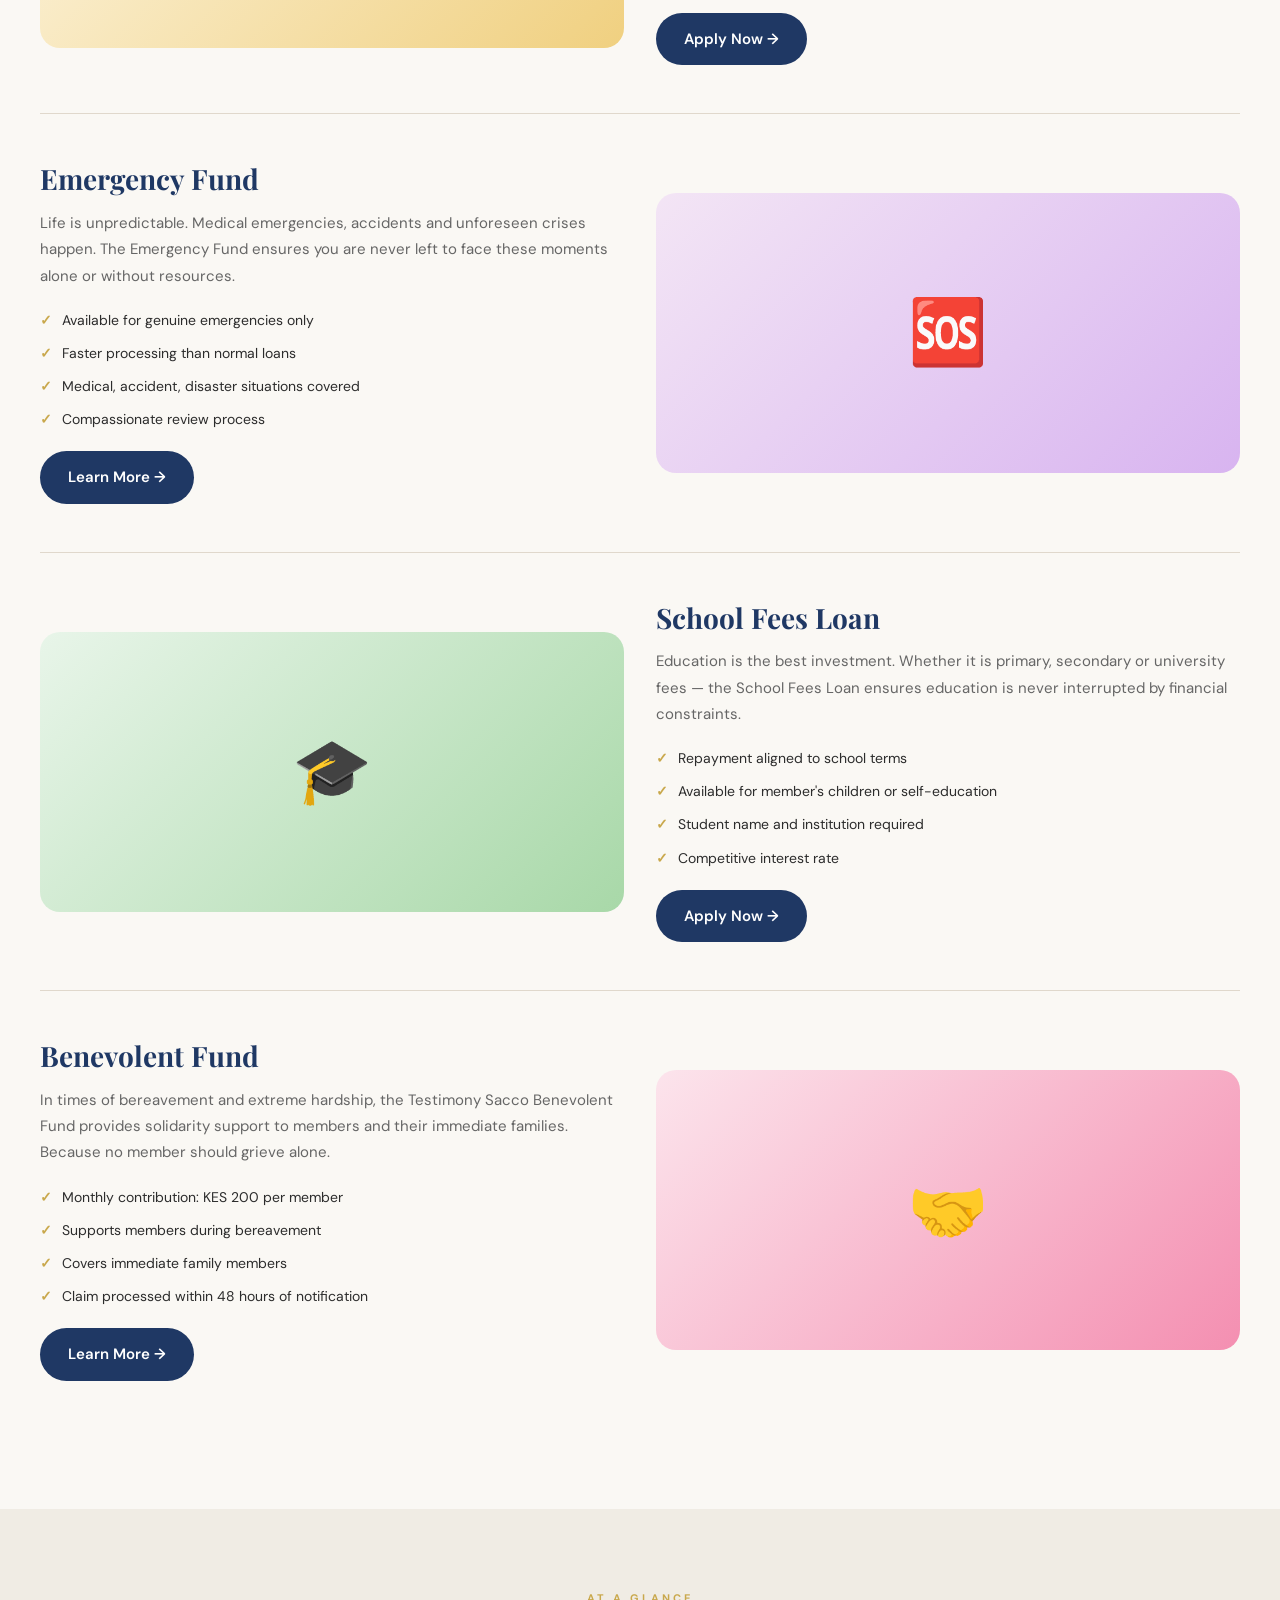
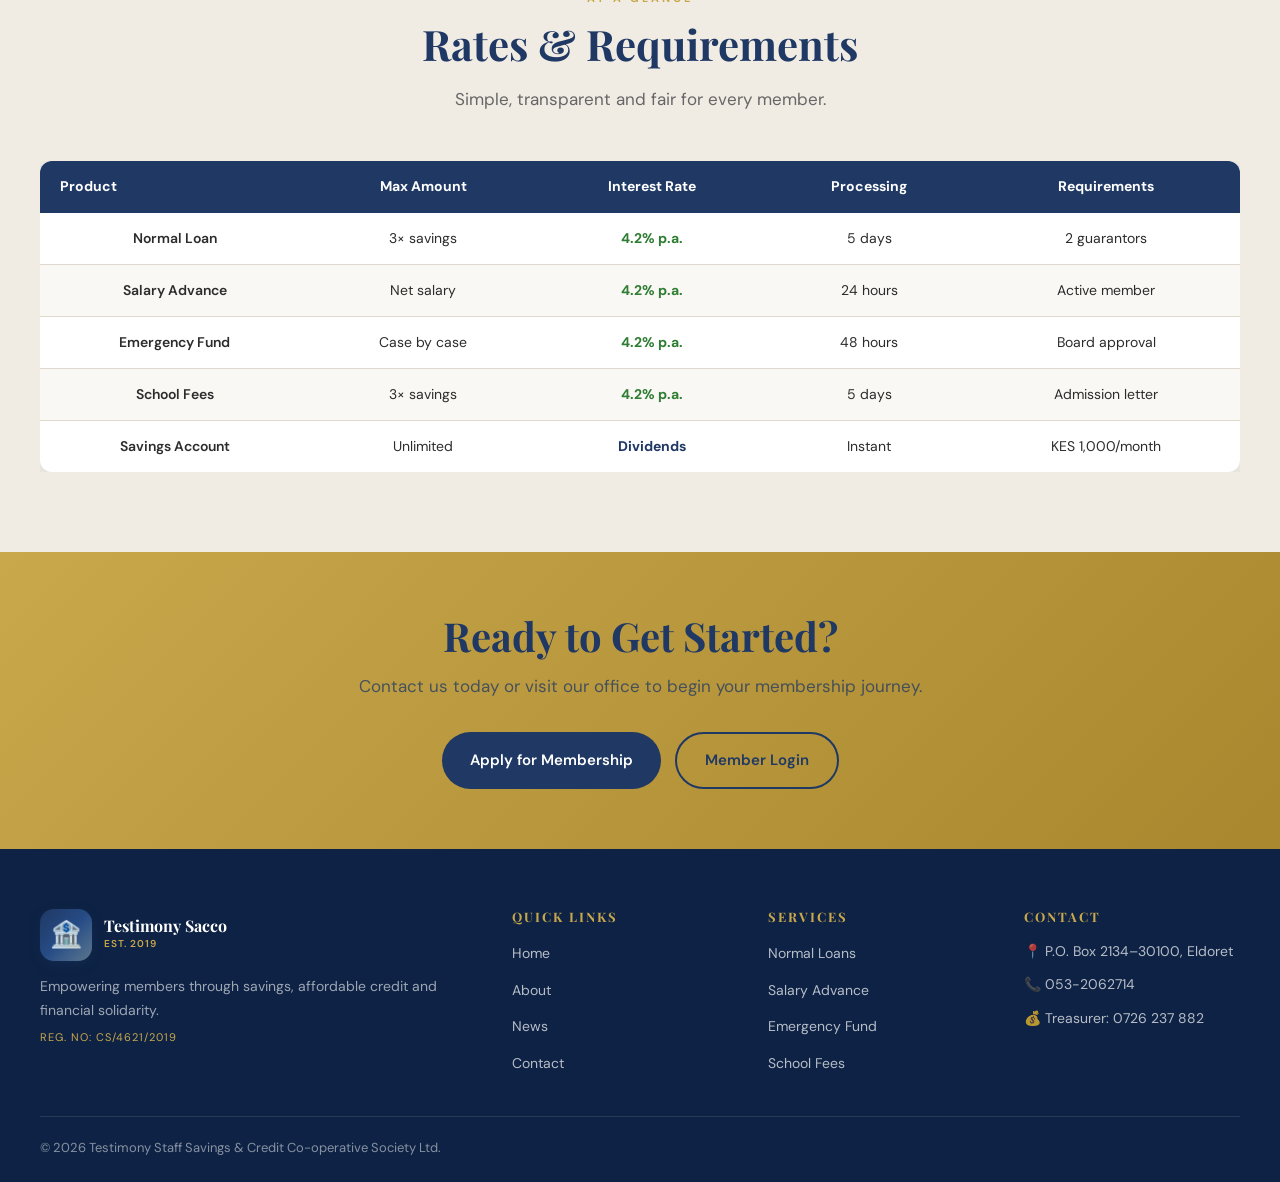
<file: services.html>
<!DOCTYPE html>
<html lang="en">
<head>
<meta charset="UTF-8"><meta name="viewport" content="width=device-width, initial-scale=1.0">
<title>Our Services | Testimony Sacco</title>
<link rel="stylesheet" href="assets/css/style.css">
</head>
<body>
<nav class="nav"><div class="nav-inner">
  <a href="index.html" class="logo-wrap"><div class="logo-icon">🏦</div><div class="logo-text"><span class="logo-name">Testimony Sacco</span><span class="logo-sub">Est. 2019 · Eldoret</span></div></a>
  <ul class="nav-links">
    <li><a href="index.html">Home</a></li><li><a href="about.html">About</a></li>
    <li><a href="services.html" class="active">Services</a></li><li><a href="news.html">News</a></li>
    <li><a href="contact.html">Contact</a></li><li><a href="login.html" class="nav-cta">Member Portal</a></li>
  </ul>
  <button class="hamburger" id="hamburger"><span></span><span></span><span></span></button>
</div></nav>
<div class="mobile-menu" id="mobileMenu"><button class="mobile-close" id="mobileClose">✕</button>
  <a href="index.html">Home</a><a href="about.html">About</a><a href="services.html">Services</a>
  <a href="news.html">News</a><a href="contact.html">Contact</a><a href="login.html" class="btn btn-navy">Member Portal</a>
</div>

<div class="page-hero">
  <div class="breadcrumb"><a href="index.html">Home</a> · Services</div>
  <h1>Our Financial Services</h1>
  <p>Comprehensive financial solutions designed for every stage of your journey.</p>
</div>

<section class="section">
  <div class="section-inner">

    <div class="service-big">
      <div class="service-img blue">💰</div>
      <div class="service-content">
        <h2>Savings & Shares</h2>
        <p>Build your financial foundation with disciplined monthly savings. Every shilling saved is a shilling working for your future — earning dividends and growing your share capital year after year.</p>
        <ul class="service-bullets">
          <li>Minimum KES 1,000 per month</li>
          <li>Annual dividend payments based on savings proportion</li>
          <li>Shares accumulate at KES 1,000 per share</li>
          <li>Track your balance anytime via the member portal</li>
          <li>Use savings to offset loans when needed</li>
        </ul>
        <div style="margin-top:20px"><a href="login.html" class="btn btn-navy">Check My Balance →</a></div>
      </div>
    </div>

    <div class="service-big">
      <div class="service-img orange">🏦</div>
      <div class="service-content">
        <h2>Normal Loans</h2>
        <p>Access funds for personal development, business growth, home improvement or any purpose — at interest rates far below commercial banks. Backed by your savings and guaranteed by fellow members.</p>
        <ul class="service-bullets">
          <li>Borrow up to 3× your savings balance</li>
          <li>Interest rate: 4.2% on reducing balance</li>
          <li>Flexible repayment periods</li>
          <li>Two guarantors required from active members</li>
          <li>Processing within 5 working days</li>
        </ul>
        <div style="margin-top:20px"><a href="contact.html" class="btn btn-navy">Apply Now →</a></div>
      </div>
    </div>

    <div class="service-big">
      <div class="service-img gold">⚡</div>
      <div class="service-content">
        <h2>Salary Advance</h2>
        <p>When your salary is days away but an urgent need cannot wait — the salary advance bridges the gap quickly, with minimal paperwork and fast approval.</p>
        <ul class="service-bullets">
          <li>Processed within 24 hours</li>
          <li>Based on net salary — no guarantors needed</li>
          <li>Repaid in full on next salary date</li>
          <li>Available to all active members in good standing</li>
        </ul>
        <div style="margin-top:20px"><a href="contact.html" class="btn btn-navy">Apply Now →</a></div>
      </div>
    </div>

    <div class="service-big">
      <div class="service-img purple">🆘</div>
      <div class="service-content">
        <h2>Emergency Fund</h2>
        <p>Life is unpredictable. Medical emergencies, accidents and unforeseen crises happen. The Emergency Fund ensures you are never left to face these moments alone or without resources.</p>
        <ul class="service-bullets">
          <li>Available for genuine emergencies only</li>
          <li>Faster processing than normal loans</li>
          <li>Medical, accident, disaster situations covered</li>
          <li>Compassionate review process</li>
        </ul>
        <div style="margin-top:20px"><a href="contact.html" class="btn btn-navy">Learn More →</a></div>
      </div>
    </div>

    <div class="service-big">
      <div class="service-img green">🎓</div>
      <div class="service-content">
        <h2>School Fees Loan</h2>
        <p>Education is the best investment. Whether it is primary, secondary or university fees — the School Fees Loan ensures education is never interrupted by financial constraints.</p>
        <ul class="service-bullets">
          <li>Repayment aligned to school terms</li>
          <li>Available for member's children or self-education</li>
          <li>Student name and institution required</li>
          <li>Competitive interest rate</li>
        </ul>
        <div style="margin-top:20px"><a href="contact.html" class="btn btn-navy">Apply Now →</a></div>
      </div>
    </div>

    <div class="service-big">
      <div class="service-img" style="background:linear-gradient(135deg,#fce4ec,#f48fb1)">🤝</div>
      <div class="service-content">
        <h2>Benevolent Fund</h2>
        <p>In times of bereavement and extreme hardship, the Testimony Sacco Benevolent Fund provides solidarity support to members and their immediate families. Because no member should grieve alone.</p>
        <ul class="service-bullets">
          <li>Monthly contribution: KES 200 per member</li>
          <li>Supports members during bereavement</li>
          <li>Covers immediate family members</li>
          <li>Claim processed within 48 hours of notification</li>
        </ul>
        <div style="margin-top:20px"><a href="contact.html" class="btn btn-navy">Learn More →</a></div>
      </div>
    </div>

  </div>
</section>

<!-- RATES TABLE -->
<section class="section section-alt">
  <div class="section-inner center">
    <div class="section-label">At a Glance</div>
    <h2 class="section-title">Rates & Requirements</h2>
    <p class="section-sub" style="margin-left:auto;margin-right:auto">Simple, transparent and fair for every member.</p>
    <div style="overflow-x:auto;margin-top:8px">
      <table style="width:100%;border-collapse:collapse;font-size:14px;background:white;border-radius:12px;overflow:hidden;box-shadow:var(--shadow)">
        <thead><tr style="background:var(--navy);color:white">
          <th style="padding:14px 20px;text-align:left">Product</th>
          <th style="padding:14px 20px">Max Amount</th>
          <th style="padding:14px 20px">Interest Rate</th>
          <th style="padding:14px 20px">Processing</th>
          <th style="padding:14px 20px">Requirements</th>
        </tr></thead>
        <tbody>
          <tr style="border-bottom:1px solid var(--border)"><td style="padding:14px 20px;font-weight:600">Normal Loan</td><td style="padding:14px 20px;text-align:center">3× savings</td><td style="padding:14px 20px;text-align:center;color:var(--success);font-weight:700">4.2% p.a.</td><td style="padding:14px 20px;text-align:center">5 days</td><td style="padding:14px 20px;text-align:center">2 guarantors</td></tr>
          <tr style="border-bottom:1px solid var(--border);background:var(--warm-bg)"><td style="padding:14px 20px;font-weight:600">Salary Advance</td><td style="padding:14px 20px;text-align:center">Net salary</td><td style="padding:14px 20px;text-align:center;color:var(--success);font-weight:700">4.2% p.a.</td><td style="padding:14px 20px;text-align:center">24 hours</td><td style="padding:14px 20px;text-align:center">Active member</td></tr>
          <tr style="border-bottom:1px solid var(--border)"><td style="padding:14px 20px;font-weight:600">Emergency Fund</td><td style="padding:14px 20px;text-align:center">Case by case</td><td style="padding:14px 20px;text-align:center;color:var(--success);font-weight:700">4.2% p.a.</td><td style="padding:14px 20px;text-align:center">48 hours</td><td style="padding:14px 20px;text-align:center">Board approval</td></tr>
          <tr style="border-bottom:1px solid var(--border);background:var(--warm-bg)"><td style="padding:14px 20px;font-weight:600">School Fees</td><td style="padding:14px 20px;text-align:center">3× savings</td><td style="padding:14px 20px;text-align:center;color:var(--success);font-weight:700">4.2% p.a.</td><td style="padding:14px 20px;text-align:center">5 days</td><td style="padding:14px 20px;text-align:center">Admission letter</td></tr>
          <tr><td style="padding:14px 20px;font-weight:600">Savings Account</td><td style="padding:14px 20px;text-align:center">Unlimited</td><td style="padding:14px 20px;text-align:center;color:var(--navy);font-weight:700">Dividends</td><td style="padding:14px 20px;text-align:center">Instant</td><td style="padding:14px 20px;text-align:center">KES 1,000/month</td></tr>
        </tbody>
      </table>
    </div>
  </div>
</section>

<section class="cta-band">
  <h2>Ready to Get Started?</h2>
  <p>Contact us today or visit our office to begin your membership journey.</p>
  <div style="display:flex;gap:14px;justify-content:center;flex-wrap:wrap">
    <a href="contact.html" class="btn btn-navy">Apply for Membership</a>
    <a href="login.html" class="btn btn-outline" style="border-color:var(--navy);color:var(--navy)">Member Login</a>
  </div>
</section>

<footer><div class="footer-inner">
  <div class="footer-brand"><div class="logo-wrap"><div class="logo-icon">🏦</div><div class="logo-text"><span class="logo-name" style="color:white">Testimony Sacco</span><span class="logo-sub">Est. 2019</span></div></div><p>Empowering members through savings, affordable credit and financial solidarity.</p><div class="footer-reg">REG. NO: CS/4621/2019</div></div>
  <div class="footer-col"><h4>Quick Links</h4><ul><li><a href="index.html">Home</a></li><li><a href="about.html">About</a></li><li><a href="news.html">News</a></li><li><a href="contact.html">Contact</a></li></ul></div>
  <div class="footer-col"><h4>Services</h4><ul><li><a href="services.html">Normal Loans</a></li><li><a href="services.html">Salary Advance</a></li><li><a href="services.html">Emergency Fund</a></li><li><a href="services.html">School Fees</a></li></ul></div>
  <div class="footer-col"><h4>Contact</h4><div class="footer-contact"><span>📍 P.O. Box 2134–30100, Eldoret</span><span>📞 053-2062714</span><span>💰 Treasurer: 0726 237 882</span></div></div>
</div><div class="footer-bottom"><span>© 2026 Testimony Staff Savings & Credit Co-operative Society Ltd.</span></div></footer>
<a href="https://wa.me/254726237882" class="whatsapp-float" target="_blank">💬</a>
<script src="assets/js/app.js"></script>
</body>
</html>
</file>
<file: assets/css/style.css>
/* ================================================================
   TESTIMONY SACCO — Main Stylesheet
   Warm Community Feel | Navy + Gold + Warm White
   ================================================================ */

@import url('https://fonts.googleapis.com/css2?family=Playfair+Display:wght@400;600;700&family=DM+Sans:wght@300;400;500;600&display=swap');

:root {
  --navy:      #1F3864;
  --navy-dark: #0d2244;
  --navy-mid:  #2d5fa6;
  --gold:      #C9A84C;
  --gold-light:#f0d080;
  --gold-pale: #fdf6e3;
  --white:     #ffffff;
  --warm-bg:   #faf8f4;
  --warm-gray: #f0ece4;
  --text:      #2c2c2c;
  --text-light:#666;
  --border:    #e0d8cc;
  --success:   #2e7d32;
  --danger:    #c62828;
  --radius:    12px;
  --shadow:    0 4px 24px rgba(31,56,100,.10);
  --shadow-lg: 0 12px 48px rgba(31,56,100,.18);
  --transition:0.3s ease;
}

*, *::before, *::after { box-sizing: border-box; margin: 0; padding: 0; }

html { scroll-behavior: smooth; }

body {
  font-family: 'DM Sans', sans-serif;
  background: var(--warm-bg);
  color: var(--text);
  line-height: 1.65;
  font-size: 16px;
}

h1,h2,h3,h4 {
  font-family: 'Playfair Display', serif;
  font-weight: 700;
  line-height: 1.2;
}

a { color: var(--navy); text-decoration: none; transition: color var(--transition); }
a:hover { color: var(--gold); }
img { max-width: 100%; display: block; }

/* ── LOGO ───────────────────────────────────────────────────── */
.logo-wrap {
  display: flex;
  align-items: center;
  gap: 12px;
  text-decoration: none;
}
.logo-icon {
  width: 52px; height: 52px;
  background: linear-gradient(135deg, var(--navy), var(--navy-mid));
  border-radius: 14px;
  display: flex; align-items: center; justify-content: center;
  font-size: 26px;
  box-shadow: 0 4px 12px rgba(31,56,100,.3);
  flex-shrink: 0;
  position: relative;
  overflow: hidden;
}
.logo-icon::after {
  content: '';
  position: absolute; inset: 0;
  background: linear-gradient(135deg, transparent 50%, rgba(201,168,76,.3));
}
.logo-text { display: flex; flex-direction: column; }
.logo-name {
  font-family: 'Playfair Display', serif;
  font-size: 16px; font-weight: 700;
  color: var(--navy);
  line-height: 1;
}
.logo-sub {
  font-size: 10px; color: var(--gold);
  font-weight: 600; letter-spacing: 1px;
  text-transform: uppercase; margin-top: 2px;
}

/* ── NAV ────────────────────────────────────────────────────── */
.nav {
  position: sticky; top: 0; z-index: 100;
  background: var(--white);
  box-shadow: 0 2px 16px rgba(31,56,100,.08);
  padding: 0 24px;
}
.nav-inner {
  max-width: 1200px; margin: 0 auto;
  display: flex; align-items: center; justify-content: space-between;
  height: 72px;
}
.nav-links {
  display: flex; align-items: center; gap: 6px;
  list-style: none;
}
.nav-links a {
  padding: 8px 14px; border-radius: 8px;
  font-size: 14px; font-weight: 500; color: var(--text);
  transition: all var(--transition);
}
.nav-links a:hover, .nav-links a.active {
  background: var(--gold-pale); color: var(--navy);
}
.nav-cta {
  background: var(--navy) !important; color: var(--white) !important;
  padding: 10px 20px !important; border-radius: 24px !important;
  font-weight: 600 !important;
}
.nav-cta:hover { background: var(--gold) !important; color: var(--navy) !important; }

.hamburger {
  display: none; flex-direction: column; gap: 5px;
  background: none; border: none; cursor: pointer; padding: 8px;
}
.hamburger span {
  width: 24px; height: 2px;
  background: var(--navy); border-radius: 2px;
  transition: all var(--transition);
}
.mobile-menu {
  display: none; position: fixed; inset: 0; z-index: 99;
  background: var(--white); flex-direction: column;
  align-items: center; justify-content: center; gap: 24px;
}
.mobile-menu.open { display: flex; }
.mobile-menu a {
  font-size: 22px; font-weight: 600;
  font-family: 'Playfair Display', serif;
  color: var(--navy);
}
.mobile-close {
  position: absolute; top: 20px; right: 24px;
  font-size: 32px; background: none; border: none;
  cursor: pointer; color: var(--navy);
}

/* ── HERO ───────────────────────────────────────────────────── */
.hero {
  background: linear-gradient(135deg, var(--navy-dark) 0%, var(--navy) 60%, #2d5fa6 100%);
  position: relative; overflow: hidden;
  padding: 100px 24px 80px;
  text-align: center; color: var(--white);
}
.hero::before {
  content: '';
  position: absolute; inset: 0;
  background: url("data:image/svg+xml,%3Csvg width='60' height='60' viewBox='0 0 60 60' xmlns='http://www.w3.org/2000/svg'%3E%3Cg fill='none' fill-rule='evenodd'%3E%3Cg fill='%23C9A84C' fill-opacity='0.06'%3E%3Cpath d='M36 34v-4h-2v4h-4v2h4v4h2v-4h4v-2h-4zm0-30V0h-2v4h-4v2h4v4h2V6h4V4h-4zM6 34v-4H4v4H0v2h4v4h2v-4h4v-2H6zM6 4V0H4v4H0v2h4v4h2V6h4V4H6z'/%3E%3C/g%3E%3C/g%3E%3C/svg%3E");
}
.hero::after {
  content: ''; position: absolute; bottom: -2px; left: 0; right: 0;
  height: 60px;
  background: var(--warm-bg);
  clip-path: ellipse(55% 100% at 50% 100%);
}
.hero-inner { max-width: 800px; margin: 0 auto; position: relative; }
.hero-badge {
  display: inline-block;
  background: rgba(201,168,76,.2); border: 1px solid rgba(201,168,76,.4);
  color: var(--gold-light); font-size: 12px; font-weight: 600;
  letter-spacing: 2px; text-transform: uppercase;
  padding: 6px 18px; border-radius: 20px; margin-bottom: 24px;
}
.hero h1 {
  font-size: clamp(32px, 6vw, 60px);
  margin-bottom: 20px; color: var(--white);
}
.hero h1 span { color: var(--gold-light); }
.hero p {
  font-size: clamp(16px, 2vw, 20px);
  color: rgba(255,255,255,.8); max-width: 600px; margin: 0 auto 36px;
}
.hero-btns { display: flex; gap: 14px; justify-content: center; flex-wrap: wrap; }
.btn {
  display: inline-flex; align-items: center; gap: 8px;
  padding: 14px 28px; border-radius: 50px;
  font-size: 15px; font-weight: 600; cursor: pointer;
  border: none; transition: all var(--transition);
  text-decoration: none;
}
.btn-primary { background: var(--gold); color: var(--navy); }
.btn-primary:hover { background: var(--gold-light); transform: translateY(-2px); box-shadow: 0 8px 24px rgba(201,168,76,.4); color: var(--navy); }
.btn-outline { background: transparent; color: var(--white); border: 2px solid rgba(255,255,255,.5); }
.btn-outline:hover { border-color: var(--white); background: rgba(255,255,255,.1); color: var(--white); }
.btn-navy { background: var(--navy); color: var(--white); }
.btn-navy:hover { background: var(--navy-dark); transform: translateY(-2px); color: var(--white); }

/* ── STATS BAR ───────────────────────────────────────────────── */
.stats-bar {
  background: var(--white); box-shadow: var(--shadow);
  padding: 32px 24px; margin-bottom: 0;
}
.stats-inner {
  max-width: 1000px; margin: 0 auto;
  display: grid; grid-template-columns: repeat(auto-fit, minmax(160px, 1fr));
  gap: 24px; text-align: center;
}
.stat-item { padding: 8px; }
.stat-num {
  font-family: 'Playfair Display', serif;
  font-size: 36px; font-weight: 700; color: var(--navy);
  line-height: 1;
}
.stat-num span { color: var(--gold); }
.stat-label { font-size: 13px; color: var(--text-light); margin-top: 6px; font-weight: 500; }

/* ── SECTION ─────────────────────────────────────────────────── */
.section { padding: 80px 24px; }
.section-inner { max-width: 1200px; margin: 0 auto; }
.section-alt { background: var(--warm-gray); }
.section-navy { background: var(--navy); color: var(--white); }

.section-label {
  font-size: 11px; font-weight: 700; letter-spacing: 3px;
  text-transform: uppercase; color: var(--gold); margin-bottom: 12px;
}
.section-title {
  font-size: clamp(28px, 4vw, 42px); color: var(--navy); margin-bottom: 16px;
}
.section-navy .section-title { color: var(--white); }
.section-sub {
  font-size: 17px; color: var(--text-light); max-width: 600px; margin-bottom: 48px;
}
.section-navy .section-sub { color: rgba(255,255,255,.75); }
.center { text-align: center; }
.center .section-sub { margin-left: auto; margin-right: auto; }

/* ── CARDS ───────────────────────────────────────────────────── */
.cards { display: grid; grid-template-columns: repeat(auto-fit, minmax(280px, 1fr)); gap: 24px; }
.card {
  background: var(--white); border-radius: var(--radius);
  padding: 32px; box-shadow: var(--shadow);
  border: 1px solid var(--border);
  transition: all var(--transition);
  position: relative; overflow: hidden;
}
.card::before {
  content: ''; position: absolute; top: 0; left: 0; right: 0;
  height: 4px; background: var(--gold);
}
.card:hover { transform: translateY(-6px); box-shadow: var(--shadow-lg); }
.card-icon {
  width: 56px; height: 56px; border-radius: 14px;
  background: var(--gold-pale);
  display: flex; align-items: center; justify-content: center;
  font-size: 26px; margin-bottom: 20px;
}
.card h3 { font-size: 20px; color: var(--navy); margin-bottom: 10px; }
.card p { font-size: 14px; color: var(--text-light); line-height: 1.7; }
.card-rate {
  margin-top: 18px; padding-top: 18px; border-top: 1px solid var(--border);
  font-size: 13px; color: var(--text-light);
}
.card-rate strong { color: var(--navy); font-size: 22px; font-family: 'Playfair Display', serif; }

/* ── WHY US ──────────────────────────────────────────────────── */
.why-grid {
  display: grid; grid-template-columns: 1fr 1fr;
  gap: 48px; align-items: center;
}
.why-list { display: flex; flex-direction: column; gap: 24px; margin-top: 32px; }
.why-item { display: flex; gap: 16px; align-items: flex-start; }
.why-check {
  width: 36px; height: 36px; border-radius: 50%;
  background: var(--gold-pale); color: var(--gold);
  display: flex; align-items: center; justify-content: center;
  font-size: 16px; flex-shrink: 0; margin-top: 2px;
}
.why-item h4 { font-size: 16px; color: var(--navy); margin-bottom: 4px; }
.why-item p { font-size: 14px; color: var(--text-light); }
.why-img {
  background: linear-gradient(135deg, var(--navy), var(--navy-mid));
  border-radius: 20px; padding: 48px 32px;
  text-align: center; color: var(--white);
  box-shadow: var(--shadow-lg);
}
.why-img-num {
  font-family: 'Playfair Display', serif;
  font-size: 72px; font-weight: 700; color: var(--gold); line-height: 1;
}
.why-img p { color: rgba(255,255,255,.8); font-size: 15px; margin-top: 8px; }
.why-img-badges { display: flex; flex-direction: column; gap: 12px; margin-top: 32px; }
.why-badge {
  background: rgba(255,255,255,.1); border: 1px solid rgba(255,255,255,.2);
  border-radius: 10px; padding: 12px 16px;
  display: flex; align-items: center; gap: 10px;
  font-size: 13px; font-weight: 500; color: var(--white);
}

/* ── NEWS ────────────────────────────────────────────────────── */
.news-grid { display: grid; grid-template-columns: repeat(auto-fit, minmax(300px, 1fr)); gap: 24px; }
.news-card {
  background: var(--white); border-radius: var(--radius);
  overflow: hidden; box-shadow: var(--shadow);
  border: 1px solid var(--border); transition: all var(--transition);
}
.news-card:hover { transform: translateY(-4px); box-shadow: var(--shadow-lg); }
.news-img {
  height: 180px;
  background: linear-gradient(135deg, var(--navy), var(--navy-mid));
  display: flex; align-items: center; justify-content: center;
  font-size: 48px;
}
.news-body { padding: 24px; }
.news-date { font-size: 12px; color: var(--gold); font-weight: 600; margin-bottom: 8px; }
.news-body h3 { font-size: 18px; color: var(--navy); margin-bottom: 10px; line-height: 1.3; }
.news-body p { font-size: 14px; color: var(--text-light); }
.news-tag {
  display: inline-block; background: var(--gold-pale);
  color: var(--gold); font-size: 11px; font-weight: 700;
  letter-spacing: 1px; text-transform: uppercase;
  padding: 3px 10px; border-radius: 20px; margin-bottom: 10px;
}

/* ── TESTIMONIALS ────────────────────────────────────────────── */
.testi-grid { display: grid; grid-template-columns: repeat(auto-fit, minmax(260px, 1fr)); gap: 20px; }
.testi-card {
  background: rgba(255,255,255,.08); border: 1px solid rgba(255,255,255,.15);
  border-radius: var(--radius); padding: 28px;
}
.testi-text { font-size: 15px; color: rgba(255,255,255,.9); font-style: italic; margin-bottom: 20px; line-height: 1.8; }
.testi-author { display: flex; align-items: center; gap: 12px; }
.testi-avatar {
  width: 44px; height: 44px; border-radius: 50%;
  background: var(--gold); display: flex; align-items: center;
  justify-content: center; font-size: 18px; font-weight: 700;
  color: var(--navy); font-family: 'Playfair Display', serif;
  flex-shrink: 0;
}
.testi-name { font-size: 14px; font-weight: 600; color: var(--white); }
.testi-role { font-size: 12px; color: rgba(255,255,255,.6); }
.stars { color: var(--gold); font-size: 13px; margin-bottom: 12px; }

/* ── CTA BAND ────────────────────────────────────────────────── */
.cta-band {
  background: linear-gradient(135deg, var(--gold), #a8872e);
  padding: 60px 24px; text-align: center;
}
.cta-band h2 { font-size: clamp(26px, 4vw, 40px); color: var(--navy); margin-bottom: 12px; }
.cta-band p { font-size: 17px; color: rgba(31,56,100,.75); margin-bottom: 32px; }

/* ── FOOTER ──────────────────────────────────────────────────── */
footer {
  background: var(--navy-dark); color: var(--white); padding: 60px 24px 24px;
}
.footer-inner {
  max-width: 1200px; margin: 0 auto;
  display: grid; grid-template-columns: 2fr 1fr 1fr 1fr; gap: 40px;
}
.footer-brand .logo-name { color: var(--white); }
.footer-brand p { font-size: 14px; color: rgba(255,255,255,.6); margin-top: 14px; line-height: 1.7; }
.footer-col h4 {
  font-size: 13px; font-weight: 700; letter-spacing: 2px;
  text-transform: uppercase; color: var(--gold); margin-bottom: 16px;
}
.footer-col ul { list-style: none; display: flex; flex-direction: column; gap: 10px; }
.footer-col ul a { font-size: 14px; color: rgba(255,255,255,.7); }
.footer-col ul a:hover { color: var(--gold); }
.footer-contact { font-size: 14px; color: rgba(255,255,255,.7); display: flex; flex-direction: column; gap: 10px; }
.footer-contact span { display: flex; align-items: center; gap: 8px; }
.footer-bottom {
  max-width: 1200px; margin: 40px auto 0;
  padding-top: 20px; border-top: 1px solid rgba(255,255,255,.1);
  display: flex; justify-content: space-between; align-items: center;
  font-size: 13px; color: rgba(255,255,255,.5);
}
.footer-reg { font-size: 11px; color: var(--gold); letter-spacing: 1px; margin-top: 6px; }

/* ── WHATSAPP FLOAT ──────────────────────────────────────────── */
.whatsapp-float {
  position: fixed; bottom: 24px; right: 24px; z-index: 999;
  width: 56px; height: 56px; border-radius: 50%;
  background: #25D366; color: var(--white);
  display: flex; align-items: center; justify-content: center;
  font-size: 26px; box-shadow: 0 4px 20px rgba(37,211,102,.5);
  text-decoration: none; transition: all var(--transition);
  animation: pulse-wa 2s infinite;
}
.whatsapp-float:hover { transform: scale(1.1); color: var(--white); }
@keyframes pulse-wa {
  0%,100%{ box-shadow: 0 4px 20px rgba(37,211,102,.5); }
  50%{ box-shadow: 0 4px 32px rgba(37,211,102,.8); }
}

/* ── PAGE HERO ───────────────────────────────────────────────── */
.page-hero {
  background: linear-gradient(135deg, var(--navy-dark), var(--navy));
  padding: 60px 24px; text-align: center; color: var(--white);
}
.page-hero h1 { font-size: clamp(28px, 5vw, 48px); color: var(--white); margin-bottom: 12px; }
.page-hero p { font-size: 17px; color: rgba(255,255,255,.75); }
.breadcrumb { font-size: 13px; color: rgba(255,255,255,.5); margin-bottom: 16px; }
.breadcrumb a { color: var(--gold); }

/* ── FORMS ───────────────────────────────────────────────────── */
.form-wrap {
  background: var(--white); border-radius: var(--radius);
  padding: 40px; box-shadow: var(--shadow);
  border: 1px solid var(--border);
  max-width: 560px; margin: 0 auto;
}
.form-wrap h2 { font-size: 24px; color: var(--navy); margin-bottom: 6px; }
.form-wrap p { font-size: 14px; color: var(--text-light); margin-bottom: 28px; }
.form-group { margin-bottom: 20px; }
.form-group label {
  display: block; font-size: 13px; font-weight: 600;
  color: var(--navy); margin-bottom: 6px;
}
.form-group input, .form-group select, .form-group textarea {
  width: 100%; padding: 12px 16px;
  border: 1.5px solid var(--border); border-radius: 10px;
  font-size: 15px; font-family: 'DM Sans', sans-serif;
  background: var(--warm-bg); color: var(--text);
  transition: border-color var(--transition);
  outline: none;
}
.form-group input:focus, .form-group select:focus, .form-group textarea:focus {
  border-color: var(--navy); background: var(--white);
}
.form-row { display: grid; grid-template-columns: 1fr 1fr; gap: 16px; }
.form-error { font-size: 12px; color: var(--danger); margin-top: 4px; }
.form-hint { font-size: 12px; color: var(--text-light); margin-top: 4px; }

/* ── CONTACT ─────────────────────────────────────────────────── */
.contact-grid { display: grid; grid-template-columns: 1fr 1.2fr; gap: 48px; align-items: start; }
.contact-info { display: flex; flex-direction: column; gap: 24px; }
.contact-card {
  background: var(--white); border-radius: var(--radius);
  padding: 24px; box-shadow: var(--shadow); border: 1px solid var(--border);
  display: flex; gap: 16px; align-items: flex-start;
}
.contact-icon {
  width: 48px; height: 48px; border-radius: 12px;
  background: var(--gold-pale); color: var(--gold);
  display: flex; align-items: center; justify-content: center;
  font-size: 22px; flex-shrink: 0;
}
.contact-card h4 { font-size: 15px; color: var(--navy); margin-bottom: 4px; }
.contact-card p { font-size: 14px; color: var(--text-light); }

/* ── MAP ─────────────────────────────────────────────────────── */
.map-frame {
  border-radius: var(--radius); overflow: hidden;
  box-shadow: var(--shadow); height: 380px;
  background: var(--warm-gray);
  display: flex; align-items: center; justify-content: center;
}
.map-placeholder {
  text-align: center; color: var(--text-light);
  padding: 40px;
}

/* ── ABOUT ───────────────────────────────────────────────────── */
.values-grid { display: grid; grid-template-columns: repeat(auto-fit, minmax(200px, 1fr)); gap: 20px; }
.value-card {
  background: var(--white); border-radius: var(--radius);
  padding: 28px 20px; text-align: center;
  box-shadow: var(--shadow); border: 1px solid var(--border);
}
.value-icon { font-size: 36px; margin-bottom: 14px; }
.value-card h3 { font-size: 16px; color: var(--navy); margin-bottom: 8px; }
.value-card p { font-size: 13px; color: var(--text-light); }
.board-grid { display: grid; grid-template-columns: repeat(auto-fit, minmax(200px, 1fr)); gap: 24px; }
.board-card {
  background: var(--white); border-radius: var(--radius);
  padding: 28px 20px; text-align: center;
  box-shadow: var(--shadow); border: 1px solid var(--border);
}
.board-avatar {
  width: 72px; height: 72px; border-radius: 50%;
  background: linear-gradient(135deg, var(--navy), var(--navy-mid));
  display: flex; align-items: center; justify-content: center;
  font-size: 28px; font-weight: 700; color: var(--gold);
  font-family: 'Playfair Display', serif;
  margin: 0 auto 16px;
}
.board-card h3 { font-size: 16px; color: var(--navy); margin-bottom: 4px; }
.board-card p { font-size: 13px; color: var(--text-light); }
.board-role { font-size: 12px; font-weight: 700; color: var(--gold); letter-spacing: 1px; text-transform: uppercase; margin-bottom: 6px; }

/* ── SERVICES ────────────────────────────────────────────────── */
.service-big {
  display: grid; grid-template-columns: 1fr 1fr; gap: 32px;
  align-items: center; margin-bottom: 48px; padding-bottom: 48px;
  border-bottom: 1px solid var(--border);
}
.service-big:last-child { border-bottom: none; margin-bottom: 0; }
.service-big:nth-child(even) { direction: rtl; }
.service-big:nth-child(even) > * { direction: ltr; }
.service-img {
  border-radius: 20px; overflow: hidden; height: 280px;
  display: flex; align-items: center; justify-content: center;
  font-size: 64px;
}
.service-img.blue { background: linear-gradient(135deg, #e3f0ff, #b8d4ff); }
.service-img.orange { background: linear-gradient(135deg, #fff3e0, #ffd699); }
.service-img.purple { background: linear-gradient(135deg, #f3e5f5, #d8b4f0); }
.service-img.green { background: linear-gradient(135deg, #e8f5e9, #a8d8a8); }
.service-img.gold { background: linear-gradient(135deg, var(--gold-pale), #f0d080); }
.service-content h2 { font-size: 28px; color: var(--navy); margin-bottom: 14px; }
.service-content p { font-size: 15px; color: var(--text-light); line-height: 1.75; margin-bottom: 20px; }
.service-bullets { list-style: none; display: flex; flex-direction: column; gap: 10px; }
.service-bullets li { display: flex; align-items: center; gap: 10px; font-size: 14px; color: var(--text); }
.service-bullets li::before { content: '✓'; color: var(--gold); font-weight: 700; }

/* ── NEWS PAGE ───────────────────────────────────────────────── */
.news-filter { display: flex; gap: 10px; flex-wrap: wrap; margin-bottom: 32px; }
.filter-btn {
  padding: 8px 18px; border-radius: 24px;
  border: 1.5px solid var(--border); background: var(--white);
  font-size: 13px; font-weight: 600; cursor: pointer;
  color: var(--text-light); transition: all var(--transition);
}
.filter-btn.active, .filter-btn:hover {
  background: var(--navy); color: var(--white); border-color: var(--navy);
}

/* ── LOGIN / MEMBER PORTAL ───────────────────────────────────── */
.portal-wrap {
  min-height: calc(100vh - 72px);
  display: flex; align-items: center; justify-content: center;
  padding: 40px 24px;
  background: linear-gradient(135deg, var(--warm-gray), var(--warm-bg));
}
.dashboard {
  max-width: 1100px; margin: 0 auto; padding: 40px 24px;
}
.dash-header {
  background: linear-gradient(135deg, var(--navy), var(--navy-mid));
  border-radius: 20px; padding: 32px; color: var(--white);
  margin-bottom: 28px; display: flex; justify-content: space-between; align-items: center;
}
.dash-cards { display: grid; grid-template-columns: repeat(auto-fit, minmax(200px, 1fr)); gap: 20px; margin-bottom: 28px; }
.dash-card {
  background: var(--white); border-radius: var(--radius);
  padding: 24px; box-shadow: var(--shadow); border: 1px solid var(--border);
  text-align: center;
}
.dash-card-val {
  font-family: 'Playfair Display', serif;
  font-size: 28px; font-weight: 700; color: var(--navy); margin: 8px 0;
}
.dash-card-lbl { font-size: 12px; color: var(--text-light); font-weight: 600; text-transform: uppercase; letter-spacing: 1px; }
.dash-card-ico { font-size: 28px; }
.dash-section {
  background: var(--white); border-radius: var(--radius);
  padding: 28px; box-shadow: var(--shadow); border: 1px solid var(--border);
  margin-bottom: 20px;
}
.dash-section h3 { font-size: 18px; color: var(--navy); margin-bottom: 16px; padding-bottom: 12px; border-bottom: 1px solid var(--border); }
.data-table { width: 100%; border-collapse: collapse; font-size: 14px; }
.data-table th { background: var(--warm-gray); color: var(--navy); font-weight: 600; padding: 10px 14px; text-align: left; font-size: 12px; text-transform: uppercase; letter-spacing: 1px; }
.data-table td { padding: 12px 14px; border-bottom: 1px solid var(--border); color: var(--text); }
.data-table tr:last-child td { border-bottom: none; }
.badge { display: inline-block; padding: 3px 10px; border-radius: 20px; font-size: 11px; font-weight: 700; text-transform: uppercase; letter-spacing: 1px; }
.badge-green { background: #e8f5e9; color: var(--success); }
.badge-red { background: #ffebee; color: var(--danger); }
.badge-gold { background: var(--gold-pale); color: #8a6820; }
.badge-blue { background: #e3f2fd; color: #1565c0; }

/* ── ADMIN PANEL ─────────────────────────────────────────────── */
.admin-layout { display: grid; grid-template-columns: 240px 1fr; min-height: calc(100vh - 72px); }
.admin-sidebar {
  background: var(--navy-dark); padding: 28px 16px;
  display: flex; flex-direction: column; gap: 4px;
}
.admin-sidebar h3 {
  font-size: 11px; font-weight: 700; letter-spacing: 2px;
  text-transform: uppercase; color: rgba(255,255,255,.4);
  padding: 16px 12px 8px; margin-top: 8px;
}
.admin-nav-link {
  display: flex; align-items: center; gap: 10px;
  padding: 11px 14px; border-radius: 10px;
  font-size: 14px; font-weight: 500; color: rgba(255,255,255,.7);
  cursor: pointer; transition: all var(--transition);
  border: none; background: none; width: 100%; text-align: left;
}
.admin-nav-link:hover, .admin-nav-link.active {
  background: rgba(255,255,255,.1); color: var(--white);
}
.admin-nav-link .ico { font-size: 18px; }
.admin-main { padding: 32px; background: var(--warm-bg); overflow-y: auto; }
.admin-topbar {
  display: flex; justify-content: space-between; align-items: center;
  margin-bottom: 28px;
}
.admin-topbar h2 { font-size: 24px; color: var(--navy); }
.admin-cards { display: grid; grid-template-columns: repeat(auto-fit, minmax(180px, 1fr)); gap: 16px; margin-bottom: 28px; }
.admin-card {
  background: var(--white); border-radius: var(--radius);
  padding: 20px; box-shadow: var(--shadow); border: 1px solid var(--border);
  display: flex; align-items: center; gap: 14px;
}
.admin-card-ico {
  width: 44px; height: 44px; border-radius: 10px;
  display: flex; align-items: center; justify-content: center; font-size: 20px;
}
.admin-card-ico.navy { background: #e8eef8; }
.admin-card-ico.gold { background: var(--gold-pale); }
.admin-card-ico.green { background: #e8f5e9; }
.admin-card-val { font-size: 24px; font-weight: 700; color: var(--navy); line-height: 1; }
.admin-card-lbl { font-size: 12px; color: var(--text-light); }
.admin-section {
  background: var(--white); border-radius: var(--radius);
  padding: 28px; box-shadow: var(--shadow); border: 1px solid var(--border);
  margin-bottom: 20px;
}
.admin-section-hdr {
  display: flex; justify-content: space-between; align-items: center;
  margin-bottom: 20px; padding-bottom: 16px; border-bottom: 1px solid var(--border);
}
.admin-section-hdr h3 { font-size: 17px; color: var(--navy); }

/* ── ALERT / TOAST ───────────────────────────────────────────── */
.alert {
  padding: 14px 18px; border-radius: 10px; font-size: 14px;
  margin-bottom: 16px; display: flex; align-items: center; gap: 10px;
}
.alert-success { background: #e8f5e9; color: var(--success); border: 1px solid #a5d6a7; }
.alert-error { background: #ffebee; color: var(--danger); border: 1px solid #ef9a9a; }
.alert-info { background: #e3f2fd; color: #1565c0; border: 1px solid #90caf9; }

/* ── LOADER ──────────────────────────────────────────────────── */
.loader {
  display: inline-block; width: 20px; height: 20px;
  border: 2px solid rgba(31,56,100,.2);
  border-top-color: var(--navy); border-radius: 50%;
  animation: spin .7s linear infinite;
}
@keyframes spin { to { transform: rotate(360deg); } }

/* ── RESPONSIVE ──────────────────────────────────────────────── */
@media (max-width: 900px) {
  .why-grid, .contact-grid, .service-big { grid-template-columns: 1fr; }
  .service-big:nth-child(even) { direction: ltr; }
  .footer-inner { grid-template-columns: 1fr 1fr; }
  .admin-layout { grid-template-columns: 1fr; }
  .admin-sidebar { display: none; }
}
@media (max-width: 640px) {
  .nav-links { display: none; }
  .hamburger { display: flex; }
  .footer-inner { grid-template-columns: 1fr; }
  .form-row { grid-template-columns: 1fr; }
  .hero-btns { flex-direction: column; align-items: center; }
  .dash-header { flex-direction: column; gap: 16px; text-align: center; }
}
</file>
